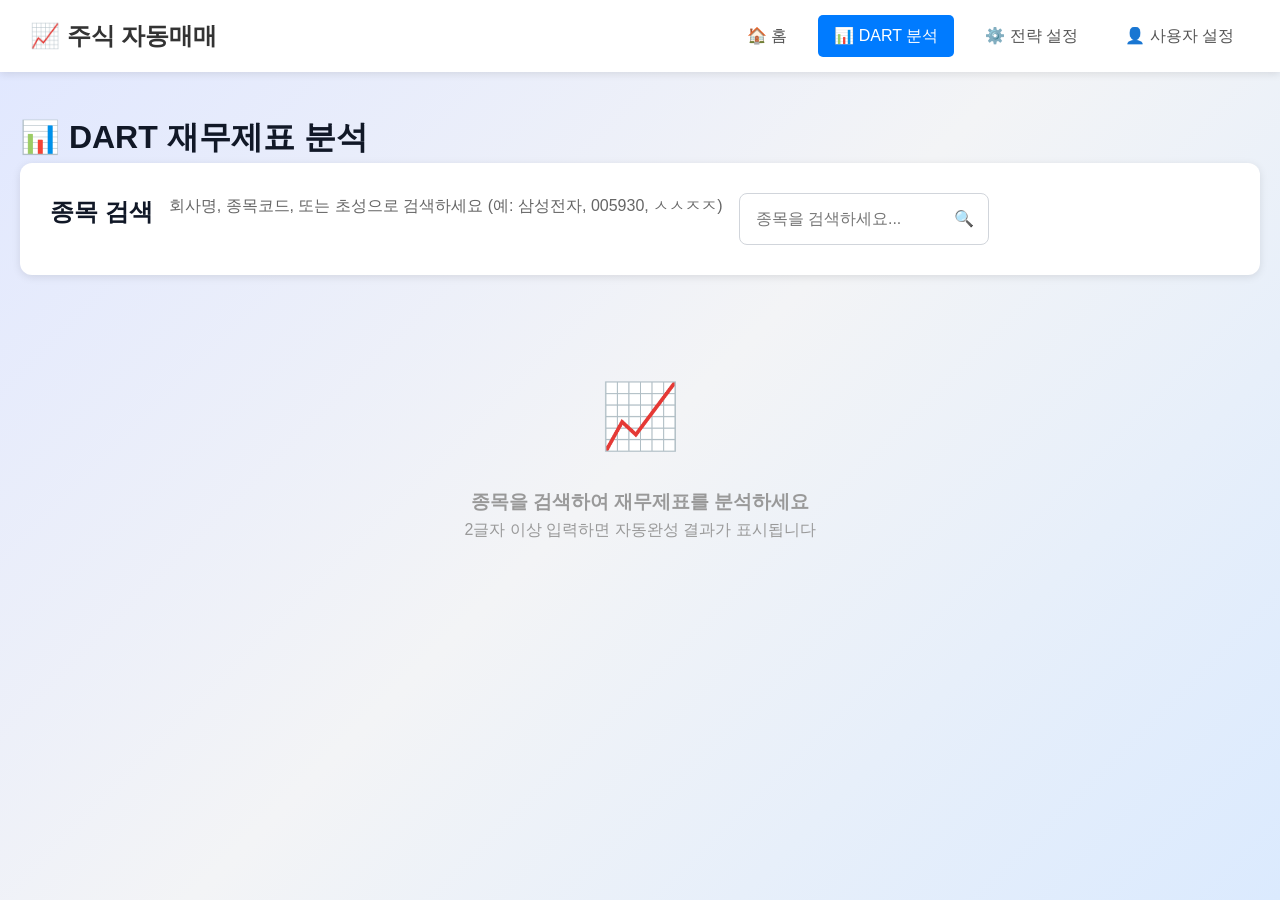
<file: frontend/dart_analysis.html>
<!DOCTYPE html>
<html lang="ko">
<head>
    <meta charset="UTF-8">
    <meta name="viewport" content="width=device-width, initial-scale=1.0">
    <title>DART 재무제표 분석 | 주식 자동매매 시스템</title>
    <link rel="stylesheet" href="styles.css">
    <style>
        /* DART 분석 전용 스타일 */
        .dart-container {
            max-width: 1400px;
            margin: 0 auto;
            padding: 20px;
        }

        .search-section {
            background: white;
            border-radius: 12px;
            padding: 30px;
            margin-bottom: 30px;
            box-shadow: 0 2px 8px rgba(0,0,0,0.1);
        }

        .search-input-wrapper {
            position: relative;
            max-width: 600px;
        }

        .search-input {
            width: 100%;
            padding: 15px 50px 15px 20px;
            font-size: 16px;
            border: 2px solid #e0e0e0;
            border-radius: 8px;
            transition: all 0.3s;
        }

        .search-input:focus {
            outline: none;
            border-color: #007bff;
            box-shadow: 0 0 0 3px rgba(0,123,255,0.1);
        }

        .search-icon {
            position: absolute;
            right: 15px;
            top: 50%;
            transform: translateY(-50%);
            color: #999;
        }

        .autocomplete-dropdown {
            position: absolute;
            top: 100%;
            left: 0;
            right: 0;
            background: white;
            border: 1px solid #e0e0e0;
            border-radius: 8px;
            margin-top: 5px;
            max-height: 400px;
            overflow-y: auto;
            box-shadow: 0 4px 12px rgba(0,0,0,0.15);
            z-index: 1000;
            display: none;
        }

        .autocomplete-dropdown.show {
            display: block;
        }

        .autocomplete-item {
            padding: 12px 20px;
            cursor: pointer;
            border-bottom: 1px solid #f5f5f5;
            transition: background 0.2s;
        }

        .autocomplete-item:hover {
            background: #f8f9fa;
        }

        .autocomplete-item:last-child {
            border-bottom: none;
        }

        .stock-code {
            color: #666;
            font-size: 14px;
            margin-left: 10px;
        }

        .market-badge {
            display: inline-block;
            padding: 2px 8px;
            border-radius: 4px;
            font-size: 12px;
            font-weight: bold;
            margin-left: 10px;
        }

        .market-kospi {
            background: #e3f2fd;
            color: #1976d2;
        }

        .market-kosdaq {
            background: #e8f5e9;
            color: #388e3c;
        }

        .company-header {
            background: linear-gradient(135deg, #667eea 0%, #764ba2 100%);
            color: white;
            padding: 30px;
            border-radius: 12px;
            margin-bottom: 30px;
        }

        .company-name {
            font-size: 32px;
            font-weight: bold;
            margin-bottom: 10px;
        }

        .company-info {
            display: flex;
            gap: 30px;
            flex-wrap: wrap;
        }

        .info-item {
            display: flex;
            flex-direction: column;
        }

        .info-label {
            font-size: 14px;
            opacity: 0.9;
        }

        .info-value {
            font-size: 20px;
            font-weight: bold;
            margin-top: 5px;
        }

        .tabs {
            display: flex;
            gap: 10px;
            margin-bottom: 30px;
            border-bottom: 2px solid #e0e0e0;
        }

        .tab {
            padding: 15px 30px;
            cursor: pointer;
            border: none;
            background: none;
            font-size: 16px;
            font-weight: 500;
            color: #666;
            position: relative;
            transition: color 0.3s;
        }

        .tab:hover {
            color: #007bff;
        }

        .tab.active {
            color: #007bff;
        }

        .tab.active::after {
            content: '';
            position: absolute;
            bottom: -2px;
            left: 0;
            right: 0;
            height: 2px;
            background: #007bff;
        }

        .tab-content {
            display: none;
        }

        .tab-content.active {
            display: block;
        }

        .metrics-grid {
            display: grid;
            grid-template-columns: repeat(auto-fit, minmax(250px, 1fr));
            gap: 20px;
            margin-bottom: 30px;
        }

        .metric-card {
            background: white;
            padding: 20px;
            border-radius: 12px;
            box-shadow: 0 2px 8px rgba(0,0,0,0.1);
        }

        .metric-label {
            font-size: 14px;
            color: #666;
            margin-bottom: 10px;
        }

        .metric-value {
            font-size: 28px;
            font-weight: bold;
            color: #333;
        }

        .metric-unit {
            font-size: 16px;
            color: #999;
            margin-left: 5px;
        }

        .metric-change {
            font-size: 14px;
            margin-top: 10px;
        }

        .metric-change.positive {
            color: #4caf50;
        }

        .metric-change.negative {
            color: #f44336;
        }

        .financial-table {
            width: 100%;
            background: white;
            border-radius: 12px;
            overflow: hidden;
            box-shadow: 0 2px 8px rgba(0,0,0,0.1);
        }

        .financial-table table {
            width: 100%;
            border-collapse: collapse;
        }

        .financial-table th {
            background: #f8f9fa;
            padding: 15px;
            text-align: left;
            font-weight: 600;
            border-bottom: 2px solid #e0e0e0;
        }

        .financial-table td {
            padding: 15px;
            border-bottom: 1px solid #f0f0f0;
        }

        .financial-table tr:hover {
            background: #f8f9fa;
        }

        .loading {
            text-align: center;
            padding: 60px;
        }

        .spinner {
            border: 4px solid #f3f3f3;
            border-top: 4px solid #007bff;
            border-radius: 50%;
            width: 50px;
            height: 50px;
            animation: spin 1s linear infinite;
            margin: 0 auto 20px;
        }

        @keyframes spin {
            0% { transform: rotate(0deg); }
            100% { transform: rotate(360deg); }
        }

        .error-message {
            background: #fff3cd;
            border: 1px solid #ffc107;
            border-radius: 8px;
            padding: 20px;
            margin: 20px 0;
        }

        .empty-state {
            text-align: center;
            padding: 60px 20px;
            color: #999;
        }

        .empty-state-icon {
            font-size: 64px;
            margin-bottom: 20px;
        }
    </style>
</head>
<body>
    <!-- Navigation Bar -->
    <nav style="background: white; padding: 15px 30px; margin-bottom: 20px; box-shadow: 0 2px 8px rgba(0,0,0,0.1);">
        <div style="display: flex; justify-content: space-between; align-items: center; max-width: 1400px; margin: 0 auto;">
            <h2 style="margin: 0; color: #333;">📈 주식 자동매매</h2>
            <div style="display: flex; gap: 15px; align-items: center;">
                <a href="index.html" style="text-decoration: none; color: #555; padding: 8px 16px; border-radius: 5px; transition: background 0.3s;">🏠 홈</a>
                <a href="dart_analysis.html" style="text-decoration: none; color: white; background: #007bff; padding: 8px 16px; border-radius: 5px;">📊 DART 분석</a>
                <a href="strategy-config.html" style="text-decoration: none; color: #555; padding: 8px 16px; border-radius: 5px; transition: background 0.3s;">⚙️ 전략 설정</a>
                <a href="user_settings.html" style="text-decoration: none; color: #555; padding: 8px 16px; border-radius: 5px; transition: background 0.3s;">👤 사용자 설정</a>
            </div>
        </div>
    </nav>

    <div class="dart-container">
        <h1>📊 DART 재무제표 분석</h1>

        <!-- 종목 검색 섹션 -->
        <div class="search-section">
            <h2>종목 검색</h2>
            <p style="color: #666; margin-bottom: 20px;">
                회사명, 종목코드, 또는 초성으로 검색하세요 (예: 삼성전자, 005930, ㅅㅅㅈㅈ)
            </p>

            <div class="search-input-wrapper">
                <input
                    type="text"
                    id="stockSearch"
                    class="search-input"
                    placeholder="종목을 검색하세요..."
                    autocomplete="off"
                >
                <span class="search-icon">🔍</span>

                <div id="autocompleteDropdown" class="autocomplete-dropdown"></div>
            </div>
        </div>

        <!-- 선택된 종목 정보 -->
        <div id="companySection" style="display: none;">
            <!-- 회사 헤더 -->
            <div class="company-header">
                <div class="company-name" id="companyName"></div>
                <div class="company-info">
                    <div class="info-item">
                        <span class="info-label">종목코드</span>
                        <span class="info-value" id="stockCode"></span>
                    </div>
                    <div class="info-item">
                        <span class="info-label">시장구분</span>
                        <span class="info-value" id="marketType"></span>
                    </div>
                    <div class="info-item">
                        <span class="info-label">최근 업데이트</span>
                        <span class="info-value" id="lastUpdate"></span>
                    </div>
                </div>
            </div>

            <!-- 탭 네비게이션 -->
            <div class="tabs">
                <button class="tab active" onclick="showTab('overview')">개요</button>
                <button class="tab" onclick="showTab('balance')">재무상태표</button>
                <button class="tab" onclick="showTab('income')">손익계산서</button>
                <button class="tab" onclick="showTab('cashflow')">현금흐름표</button>
                <button class="tab" onclick="showTab('ratios')">재무비율</button>
            </div>

            <!-- 개요 탭 -->
            <div id="overviewTab" class="tab-content active">
                <h3>주요 재무 지표</h3>
                <div class="metrics-grid" id="metricsGrid"></div>
            </div>

            <!-- 재무상태표 탭 -->
            <div id="balanceTab" class="tab-content">
                <h3>재무상태표</h3>
                <div class="financial-table" id="balanceTable"></div>
            </div>

            <!-- 손익계산서 탭 -->
            <div id="incomeTab" class="tab-content">
                <h3>손익계산서</h3>
                <div class="financial-table" id="incomeTable"></div>
            </div>

            <!-- 현금흐름표 탭 -->
            <div id="cashflowTab" class="tab-content">
                <h3>현금흐름표</h3>
                <div class="financial-table" id="cashflowTable"></div>
            </div>

            <!-- 재무비율 탭 -->
            <div id="ratiosTab" class="tab-content">
                <h3>재무비율 분석</h3>
                <div class="metrics-grid" id="ratiosGrid"></div>
            </div>
        </div>

        <!-- 로딩 상태 -->
        <div id="loadingSection" class="loading" style="display: none;">
            <div class="spinner"></div>
            <p>데이터를 불러오는 중...</p>
        </div>

        <!-- 에러 메시지 -->
        <div id="errorSection" style="display: none;"></div>

        <!-- 빈 상태 -->
        <div id="emptyState" class="empty-state">
            <div class="empty-state-icon">📈</div>
            <h3>종목을 검색하여 재무제표를 분석하세요</h3>
            <p>2글자 이상 입력하면 자동완성 결과가 표시됩니다</p>
        </div>
    </div>

    <script src="dart_analysis.js"></script>
</body>
</html>
</file>
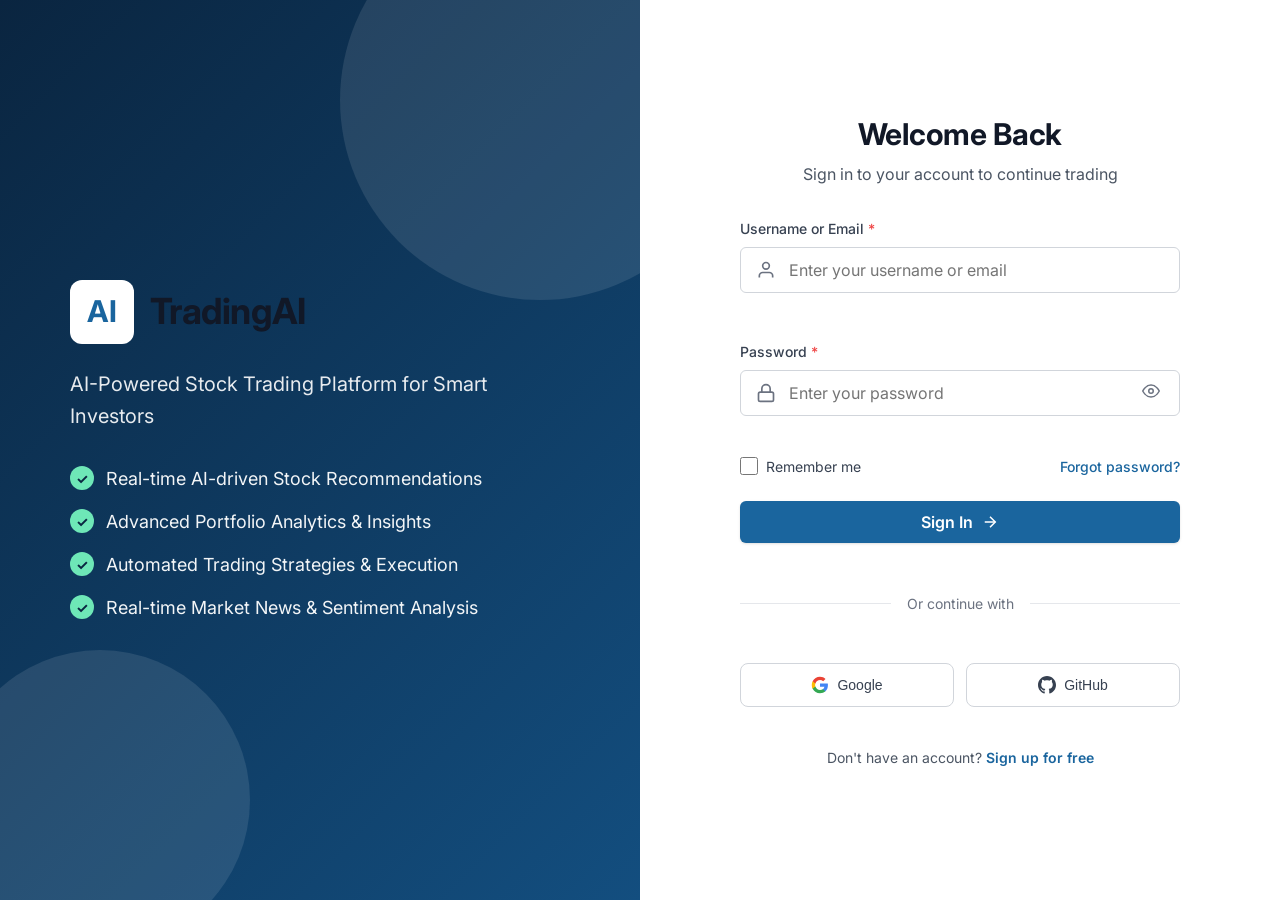
<file: docs/design/login-redesign.html>
<!DOCTYPE html>
<html lang="en">
<head>
  <meta charset="UTF-8">
  <meta name="viewport" content="width=device-width, initial-scale=1.0">
  <title>Login - AI Trading Platform</title>

  <!-- Design System -->
  <link rel="stylesheet" href="design-tokens.css">
  <link rel="stylesheet" href="components.css">

  <!-- Google Fonts -->
  <link rel="preconnect" href="https://fonts.googleapis.com">
  <link rel="preconnect" href="https://fonts.gstatic.com" crossorigin>
  <link href="https://fonts.googleapis.com/css2?family=Inter:wght@300;400;500;600;700;800&display=swap" rel="stylesheet">

  <style>
    body {
      margin: 0;
      min-height: 100vh;
      background: var(--neutral-50);
    }

    .login-container {
      display: grid;
      grid-template-columns: 1fr;
      min-height: 100vh;
    }

    @media (min-width: 1024px) {
      .login-container {
        grid-template-columns: 1fr 1fr;
      }
    }

    /* Left Side - Branding */
    .login-brand {
      background: linear-gradient(135deg, var(--primary-900) 0%, var(--primary-700) 100%);
      color: var(--white);
      padding: var(--space-12);
      display: none;
      align-items: center;
      justify-content: center;
      position: relative;
      overflow: hidden;
    }

    @media (min-width: 1024px) {
      .login-brand {
        display: flex;
      }
    }

    .brand-content {
      max-width: 500px;
      z-index: 1;
    }

    .logo-large {
      display: flex;
      align-items: center;
      gap: var(--space-4);
      margin-bottom: var(--space-6);
    }

    .logo-icon {
      width: 64px;
      height: 64px;
      background: var(--white);
      border-radius: var(--radius-xl);
      display: flex;
      align-items: center;
      justify-content: center;
      font-size: var(--text-3xl);
      font-weight: var(--font-bold);
      color: var(--primary-600);
    }

    .brand-name {
      font-size: var(--text-4xl);
      font-weight: var(--font-bold);
      margin: 0;
    }

    .brand-tagline {
      font-size: var(--text-xl);
      color: rgba(255, 255, 255, 0.9);
      margin-bottom: var(--space-8);
      line-height: var(--leading-relaxed);
    }

    .feature-list {
      display: flex;
      flex-direction: column;
      gap: var(--space-4);
    }

    .feature-item {
      display: flex;
      align-items: center;
      gap: var(--space-3);
      font-size: var(--text-lg);
      color: rgba(255, 255, 255, 0.95);
    }

    .feature-icon {
      width: 24px;
      height: 24px;
      background: var(--success-light);
      border-radius: 50%;
      display: flex;
      align-items: center;
      justify-content: center;
      color: var(--primary-900);
      font-weight: var(--font-bold);
      font-size: var(--text-sm);
    }

    /* Decorative Elements */
    .brand-decoration {
      position: absolute;
      top: 0;
      left: 0;
      width: 100%;
      height: 100%;
      opacity: 0.1;
      pointer-events: none;
    }

    .decoration-circle {
      position: absolute;
      border-radius: 50%;
      background: var(--white);
    }

    .circle-1 {
      width: 400px;
      height: 400px;
      top: -100px;
      right: -100px;
    }

    .circle-2 {
      width: 300px;
      height: 300px;
      bottom: -50px;
      left: -50px;
    }

    /* Right Side - Form */
    .login-form-container {
      display: flex;
      align-items: center;
      justify-content: center;
      padding: var(--space-8);
      background: var(--white);
    }

    .login-form-wrapper {
      width: 100%;
      max-width: 440px;
    }

    .form-header {
      text-align: center;
      margin-bottom: var(--space-8);
    }

    .form-title {
      font-size: var(--text-3xl);
      font-weight: var(--font-bold);
      color: var(--neutral-900);
      margin-bottom: var(--space-2);
    }

    .form-subtitle {
      font-size: var(--text-base);
      color: var(--neutral-600);
    }

    .login-form {
      display: flex;
      flex-direction: column;
      gap: var(--space-6);
    }

    .form-options {
      display: flex;
      align-items: center;
      justify-content: space-between;
      margin-top: calc(var(--space-2) * -1);
    }

    .link-forgot {
      font-size: var(--text-sm);
      color: var(--primary-600);
      text-decoration: none;
      font-weight: var(--font-medium);
      transition: color var(--transition-base);
    }

    .link-forgot:hover {
      color: var(--primary-700);
      text-decoration: underline;
    }

    .divider {
      position: relative;
      text-align: center;
      margin: var(--space-6) 0;
    }

    .divider::before {
      content: '';
      position: absolute;
      top: 50%;
      left: 0;
      right: 0;
      height: 1px;
      background: var(--neutral-200);
    }

    .divider-text {
      position: relative;
      display: inline-block;
      padding: 0 var(--space-4);
      background: var(--white);
      color: var(--neutral-500);
      font-size: var(--text-sm);
    }

    .social-login {
      display: grid;
      grid-template-columns: 1fr 1fr;
      gap: var(--space-3);
    }

    .btn-social {
      display: flex;
      align-items: center;
      justify-content: center;
      gap: var(--space-2);
      padding: var(--space-3) var(--space-4);
      background: var(--white);
      color: var(--neutral-700);
      border: 1px solid var(--neutral-300);
      border-radius: var(--radius-lg);
      font-size: var(--text-sm);
      font-weight: var(--font-medium);
      cursor: pointer;
      transition: all var(--transition-base);
    }

    .btn-social:hover {
      background: var(--neutral-50);
      border-color: var(--neutral-400);
    }

    .social-icon {
      width: 18px;
      height: 18px;
    }

    .form-footer {
      text-align: center;
      font-size: var(--text-sm);
      color: var(--neutral-600);
      margin-top: var(--space-4);
    }

    .link-register {
      color: var(--primary-600);
      font-weight: var(--font-semibold);
      text-decoration: none;
    }

    .link-register:hover {
      text-decoration: underline;
    }

    /* Mobile Logo */
    .mobile-logo {
      display: flex;
      justify-content: center;
      margin-bottom: var(--space-8);
    }

    @media (min-width: 1024px) {
      .mobile-logo {
        display: none;
      }
    }

    .mobile-logo-icon {
      width: 48px;
      height: 48px;
      background: var(--primary-600);
      border-radius: var(--radius-lg);
      display: flex;
      align-items: center;
      justify-content: center;
      font-size: var(--text-2xl);
      font-weight: var(--font-bold);
      color: var(--white);
    }
  </style>
</head>
<body>

  <div class="login-container">

    <!-- Left Side - Branding & Features -->
    <div class="login-brand">
      <div class="brand-content">
        <div class="logo-large">
          <div class="logo-icon">AI</div>
          <h1 class="brand-name">TradingAI</h1>
        </div>

        <p class="brand-tagline">
          AI-Powered Stock Trading Platform for Smart Investors
        </p>

        <div class="feature-list">
          <div class="feature-item">
            <div class="feature-icon">✓</div>
            <span>Real-time AI-driven Stock Recommendations</span>
          </div>
          <div class="feature-item">
            <div class="feature-icon">✓</div>
            <span>Advanced Portfolio Analytics & Insights</span>
          </div>
          <div class="feature-item">
            <div class="feature-icon">✓</div>
            <span>Automated Trading Strategies & Execution</span>
          </div>
          <div class="feature-item">
            <div class="feature-icon">✓</div>
            <span>Real-time Market News & Sentiment Analysis</span>
          </div>
        </div>

        <!-- Decorative Elements -->
        <div class="brand-decoration">
          <div class="decoration-circle circle-1"></div>
          <div class="decoration-circle circle-2"></div>
        </div>
      </div>
    </div>

    <!-- Right Side - Login Form -->
    <div class="login-form-container">
      <div class="login-form-wrapper">

        <!-- Mobile Logo -->
        <div class="mobile-logo">
          <div class="mobile-logo-icon">AI</div>
        </div>

        <div class="form-header">
          <h2 class="form-title">Welcome Back</h2>
          <p class="form-subtitle">Sign in to your account to continue trading</p>
        </div>

        <form class="login-form" id="loginForm" onsubmit="handleLogin(event)">

          <div class="form-group">
            <label for="username" class="form-label required">
              Username or Email
            </label>
            <div class="input-wrapper">
              <svg class="input-icon" xmlns="http://www.w3.org/2000/svg" width="20" height="20" viewBox="0 0 24 24" fill="none" stroke="currentColor" stroke-width="2">
                <path d="M20 21v-2a4 4 0 0 0-4-4H8a4 4 0 0 0-4 4v2"></path>
                <circle cx="12" cy="7" r="4"></circle>
              </svg>
              <input
                type="text"
                id="username"
                name="username"
                class="input"
                placeholder="Enter your username or email"
                required
                autocomplete="username"
                aria-describedby="username-hint"
              />
            </div>
            <span id="username-hint" class="sr-only">
              Enter your username or email address
            </span>
          </div>

          <div class="form-group">
            <label for="password" class="form-label required">
              Password
            </label>
            <div class="input-wrapper">
              <svg class="input-icon" xmlns="http://www.w3.org/2000/svg" width="20" height="20" viewBox="0 0 24 24" fill="none" stroke="currentColor" stroke-width="2">
                <rect x="3" y="11" width="18" height="11" rx="2" ry="2"></rect>
                <path d="M7 11V7a5 5 0 0 1 10 0v4"></path>
              </svg>
              <input
                type="password"
                id="password"
                name="password"
                class="input"
                placeholder="Enter your password"
                required
                autocomplete="current-password"
                aria-describedby="password-hint"
              />
              <button
                type="button"
                class="input-action"
                aria-label="Toggle password visibility"
                onclick="togglePassword()"
              >
                <svg xmlns="http://www.w3.org/2000/svg" width="18" height="18" viewBox="0 0 24 24" fill="none" stroke="currentColor" stroke-width="2">
                  <path d="M1 12s4-8 11-8 11 8 11 8-4 8-11 8-11-8-11-8z"></path>
                  <circle cx="12" cy="12" r="3"></circle>
                </svg>
              </button>
            </div>
            <span id="password-hint" class="sr-only">
              Enter your password
            </span>
          </div>

          <div class="form-options">
            <label class="checkbox-label">
              <input type="checkbox" name="remember" class="checkbox">
              <span class="checkbox-text">Remember me</span>
            </label>
            <a href="/forgot-password" class="link-forgot">
              Forgot password?
            </a>
          </div>

          <button type="submit" class="btn btn-primary btn-block">
            <span>Sign In</span>
            <svg xmlns="http://www.w3.org/2000/svg" width="18" height="18" viewBox="0 0 24 24" fill="none" stroke="currentColor" stroke-width="2">
              <line x1="5" y1="12" x2="19" y2="12"></line>
              <polyline points="12 5 19 12 12 19"></polyline>
            </svg>
          </button>

          <div class="divider">
            <span class="divider-text">Or continue with</span>
          </div>

          <div class="social-login">
            <button type="button" class="btn-social" aria-label="Sign in with Google">
              <svg class="social-icon" viewBox="0 0 24 24" fill="currentColor">
                <path d="M22.56 12.25c0-.78-.07-1.53-.2-2.25H12v4.26h5.92c-.26 1.37-1.04 2.53-2.21 3.31v2.77h3.57c2.08-1.92 3.28-4.74 3.28-8.09z" fill="#4285F4"/>
                <path d="M12 23c2.97 0 5.46-.98 7.28-2.66l-3.57-2.77c-.98.66-2.23 1.06-3.71 1.06-2.86 0-5.29-1.93-6.16-4.53H2.18v2.84C3.99 20.53 7.7 23 12 23z" fill="#34A853"/>
                <path d="M5.84 14.09c-.22-.66-.35-1.36-.35-2.09s.13-1.43.35-2.09V7.07H2.18C1.43 8.55 1 10.22 1 12s.43 3.45 1.18 4.93l2.85-2.22.81-.62z" fill="#FBBC05"/>
                <path d="M12 5.38c1.62 0 3.06.56 4.21 1.64l3.15-3.15C17.45 2.09 14.97 1 12 1 7.7 1 3.99 3.47 2.18 7.07l3.66 2.84c.87-2.6 3.3-4.53 6.16-4.53z" fill="#EA4335"/>
              </svg>
              Google
            </button>
            <button type="button" class="btn-social" aria-label="Sign in with GitHub">
              <svg class="social-icon" viewBox="0 0 24 24" fill="currentColor">
                <path d="M12 0c-6.626 0-12 5.373-12 12 0 5.302 3.438 9.8 8.207 11.387.599.111.793-.261.793-.577v-2.234c-3.338.726-4.033-1.416-4.033-1.416-.546-1.387-1.333-1.756-1.333-1.756-1.089-.745.083-.729.083-.729 1.205.084 1.839 1.237 1.839 1.237 1.07 1.834 2.807 1.304 3.492.997.107-.775.418-1.305.762-1.604-2.665-.305-5.467-1.334-5.467-5.931 0-1.311.469-2.381 1.236-3.221-.124-.303-.535-1.524.117-3.176 0 0 1.008-.322 3.301 1.23.957-.266 1.983-.399 3.003-.404 1.02.005 2.047.138 3.006.404 2.291-1.552 3.297-1.23 3.297-1.23.653 1.653.242 2.874.118 3.176.77.84 1.235 1.911 1.235 3.221 0 4.609-2.807 5.624-5.479 5.921.43.372.823 1.102.823 2.222v3.293c0 .319.192.694.801.576 4.765-1.589 8.199-6.086 8.199-11.386 0-6.627-5.373-12-12-12z"/>
              </svg>
              GitHub
            </button>
          </div>

          <p class="form-footer">
            Don't have an account?
            <a href="/register" class="link-register">Sign up for free</a>
          </p>

        </form>
      </div>
    </div>

  </div>

  <script>
    function togglePassword() {
      const passwordInput = document.getElementById('password');
      const type = passwordInput.getAttribute('type') === 'password' ? 'text' : 'password';
      passwordInput.setAttribute('type', type);
    }

    function handleLogin(event) {
      event.preventDefault();

      const username = document.getElementById('username').value;
      const password = document.getElementById('password').value;

      // Add your login logic here
      console.log('Login attempt:', { username, password });

      // Redirect to dashboard or show error
      // window.location.href = '/dashboard';
    }
  </script>

</body>
</html>
</file>
<file: frontend/styles.css>
/* ================================================
   MODERN FINANCIAL UI/UX DESIGN SYSTEM
   - Professional color palette for financial apps
   - Smooth animations and transitions
   - Glass-morphism and depth effects
   - Mobile-first responsive design
   ================================================ */

/* ===== CSS CUSTOM PROPERTIES (DESIGN TOKENS) ===== */
:root {
    /* Primary Colors - Professional Financial Palette */
    --primary-gradient: linear-gradient(135deg, #1e3c72 0%, #2a5298 100%);
    --primary-dark: #1e3c72;
    --primary-main: #2a5298;
    --primary-light: #3d5ba9;

    /* Accent Colors */
    --accent-blue: #4285f4;
    --accent-purple: #667eea;
    --accent-teal: #14b8a6;

    /* Success/Profit Colors */
    --success-dark: #059669;
    --success-main: #10b981;
    --success-light: #d1fae5;
    --success-bg: #f0fdf4;

    /* Danger/Loss Colors */
    --danger-dark: #dc2626;
    --danger-main: #ef4444;
    --danger-light: #fee2e2;
    --danger-bg: #fef2f2;

    /* Warning Colors */
    --warning-dark: #d97706;
    --warning-main: #f59e0b;
    --warning-light: #fef3c7;
    --warning-bg: #fffbeb;

    /* Info Colors */
    --info-dark: #0284c7;
    --info-main: #0ea5e9;
    --info-light: #e0f2fe;
    --info-bg: #f0f9ff;

    /* Neutral Colors */
    --white: #ffffff;
    --gray-50: #f9fafb;
    --gray-100: #f3f4f6;
    --gray-200: #e5e7eb;
    --gray-300: #d1d5db;
    --gray-400: #9ca3af;
    --gray-500: #6b7280;
    --gray-600: #4b5563;
    --gray-700: #374151;
    --gray-800: #1f2937;
    --gray-900: #111827;

    /* Spacing Scale */
    --spacing-xs: 0.25rem;
    --spacing-sm: 0.5rem;
    --spacing-md: 1rem;
    --spacing-lg: 1.5rem;
    --spacing-xl: 2rem;
    --spacing-2xl: 3rem;
    --spacing-3xl: 4rem;

    /* Typography Scale */
    --font-xs: 0.75rem;
    --font-sm: 0.875rem;
    --font-base: 1rem;
    --font-lg: 1.125rem;
    --font-xl: 1.25rem;
    --font-2xl: 1.5rem;
    --font-3xl: 1.875rem;
    --font-4xl: 2.25rem;

    /* Font Weights */
    --font-normal: 400;
    --font-medium: 500;
    --font-semibold: 600;
    --font-bold: 700;

    /* Border Radius */
    --radius-sm: 0.375rem;
    --radius-md: 0.5rem;
    --radius-lg: 0.75rem;
    --radius-xl: 1rem;
    --radius-2xl: 1.5rem;
    --radius-full: 9999px;

    /* Shadows */
    --shadow-sm: 0 1px 2px 0 rgba(0, 0, 0, 0.05);
    --shadow-md: 0 4px 6px -1px rgba(0, 0, 0, 0.1), 0 2px 4px -1px rgba(0, 0, 0, 0.06);
    --shadow-lg: 0 10px 15px -3px rgba(0, 0, 0, 0.1), 0 4px 6px -2px rgba(0, 0, 0, 0.05);
    --shadow-xl: 0 20px 25px -5px rgba(0, 0, 0, 0.1), 0 10px 10px -5px rgba(0, 0, 0, 0.04);
    --shadow-2xl: 0 25px 50px -12px rgba(0, 0, 0, 0.25);

    /* Transitions */
    --transition-fast: 150ms cubic-bezier(0.4, 0, 0.2, 1);
    --transition-base: 300ms cubic-bezier(0.4, 0, 0.2, 1);
    --transition-slow: 500ms cubic-bezier(0.4, 0, 0.2, 1);

    /* Z-index Scale */
    --z-dropdown: 1000;
    --z-sticky: 1020;
    --z-fixed: 1030;
    --z-modal-backdrop: 1040;
    --z-modal: 1050;
    --z-popover: 1060;
    --z-tooltip: 1070;
}

/* ===== BASE STYLES ===== */
* {
    margin: 0;
    padding: 0;
    box-sizing: border-box;
}

body {
    font-family: -apple-system, BlinkMacSystemFont, 'Segoe UI', 'Roboto', 'Oxygen', 'Ubuntu', 'Cantarell', 'Fira Sans', 'Droid Sans', 'Helvetica Neue', sans-serif;
    -webkit-font-smoothing: antialiased;
    -moz-osx-font-smoothing: grayscale;
    background: linear-gradient(135deg, #e0e7ff 0%, #f3f4f6 50%, #dbeafe 100%);
    min-height: 100vh;
    color: var(--gray-900);
    line-height: 1.6;
    overflow-x: hidden;
}

/* ===== PAGE TRANSITIONS ===== */
.page {
    display: none;
    animation: fadeIn var(--transition-base);
}

.page.active {
    display: block;
}

@keyframes fadeIn {
    from {
        opacity: 0;
        transform: translateY(10px);
    }
    to {
        opacity: 1;
        transform: translateY(0);
    }
}

/* ===== LOGIN PAGE - MODERN & WELCOMING ===== */
.login-container {
    max-width: 440px;
    margin: 8vh auto;
    padding: var(--spacing-3xl);
    background: var(--white);
    border-radius: var(--radius-2xl);
    box-shadow: var(--shadow-2xl);
    position: relative;
    overflow: hidden;
}

.login-container::before {
    content: '';
    position: absolute;
    top: 0;
    left: 0;
    right: 0;
    height: 6px;
    background: var(--primary-gradient);
}

.login-container h1 {
    text-align: center;
    margin-bottom: var(--spacing-xl);
    background: var(--primary-gradient);
    -webkit-background-clip: text;
    -webkit-text-fill-color: transparent;
    background-clip: text;
    font-size: var(--font-3xl);
    font-weight: var(--font-bold);
    letter-spacing: -0.025em;
}

.login-form {
    display: flex;
    flex-direction: column;
    gap: var(--spacing-lg);
}

.login-form input {
    width: 100%;
    padding: var(--spacing-md) var(--spacing-lg);
    border: 2px solid var(--gray-200);
    border-radius: var(--radius-lg);
    font-size: var(--font-base);
    transition: all var(--transition-base);
    background: var(--gray-50);
}

.login-form input:focus {
    outline: none;
    border-color: var(--accent-blue);
    background: var(--white);
    box-shadow: 0 0 0 4px rgba(66, 133, 244, 0.1);
    transform: translateY(-1px);
}

.login-form input::placeholder {
    color: var(--gray-400);
}

.login-form button {
    width: 100%;
    padding: var(--spacing-md) var(--spacing-lg);
    background: var(--primary-gradient);
    color: var(--white);
    border: none;
    border-radius: var(--radius-lg);
    font-size: var(--font-base);
    font-weight: var(--font-semibold);
    cursor: pointer;
    transition: all var(--transition-base);
    box-shadow: var(--shadow-md);
}

.login-form button:hover {
    transform: translateY(-2px);
    box-shadow: var(--shadow-lg);
}

.login-form button:active {
    transform: translateY(0);
}

.error-message {
    color: var(--danger-main);
    text-align: center;
    margin-top: var(--spacing-sm);
    font-size: var(--font-sm);
    font-weight: var(--font-medium);
    padding: var(--spacing-sm);
    background: var(--danger-bg);
    border-radius: var(--radius-md);
    border-left: 3px solid var(--danger-main);
}

/* ===== NAVIGATION BAR - SLEEK & PROFESSIONAL ===== */
.navbar {
    background: var(--white);
    padding: var(--spacing-lg) var(--spacing-2xl);
    box-shadow: var(--shadow-md);
    display: flex;
    justify-content: space-between;
    align-items: center;
    position: sticky;
    top: 0;
    z-index: var(--z-sticky);
    backdrop-filter: blur(10px);
    background: rgba(255, 255, 255, 0.95);
}

.navbar h1 {
    background: var(--primary-gradient);
    -webkit-background-clip: text;
    -webkit-text-fill-color: transparent;
    background-clip: text;
    font-size: var(--font-2xl);
    font-weight: var(--font-bold);
    letter-spacing: -0.025em;
}

.nav-buttons {
    display: flex;
    gap: var(--spacing-sm);
    align-items: center;
    flex-wrap: wrap;
}

.nav-buttons button {
    padding: var(--spacing-sm) var(--spacing-lg);
    background: var(--gray-50);
    color: var(--gray-700);
    border: 2px solid transparent;
    border-radius: var(--radius-lg);
    cursor: pointer;
    transition: all var(--transition-base);
    font-size: var(--font-sm);
    font-weight: var(--font-medium);
    white-space: nowrap;
}

.nav-buttons button:hover {
    background: var(--primary-gradient);
    color: var(--white);
    transform: translateY(-2px);
    box-shadow: var(--shadow-md);
}

.nav-buttons button:last-child {
    background: var(--danger-light);
    color: var(--danger-dark);
}

.nav-buttons button:last-child:hover {
    background: var(--danger-main);
    color: var(--white);
}

/* ===== TAB SYSTEM ===== */
.tab {
    display: none;
}

.tab.active {
    display: block;
    animation: fadeIn var(--transition-base);
}

/* ===== CONTAINER - CLEAN & SPACIOUS ===== */
.container {
    max-width: 1400px;
    margin: var(--spacing-2xl) auto;
    padding: var(--spacing-2xl);
    background: var(--white);
    border-radius: var(--radius-2xl);
    box-shadow: var(--shadow-xl);
}

.container h2 {
    color: var(--gray-900);
    margin-bottom: var(--spacing-xl);
    padding-bottom: var(--spacing-md);
    border-bottom: 3px solid var(--primary-main);
    font-size: var(--font-2xl);
    font-weight: var(--font-bold);
    letter-spacing: -0.025em;
    display: flex;
    align-items: center;
    gap: var(--spacing-sm);
}

/* ===== ACCOUNT SUMMARY - GLASS-MORPHISM CARDS ===== */
.account-summary {
    display: grid;
    grid-template-columns: repeat(auto-fit, minmax(280px, 1fr));
    gap: var(--spacing-xl);
    margin-bottom: var(--spacing-3xl);
}

.summary-card {
    background: linear-gradient(135deg, rgba(30, 60, 114, 0.9), rgba(42, 82, 152, 0.95));
    color: var(--white);
    padding: var(--spacing-2xl);
    border-radius: var(--radius-xl);
    box-shadow: var(--shadow-lg);
    position: relative;
    overflow: hidden;
    transition: all var(--transition-base);
    backdrop-filter: blur(10px);
}

.summary-card::before {
    content: '';
    position: absolute;
    top: -50%;
    right: -50%;
    width: 200%;
    height: 200%;
    background: radial-gradient(circle, rgba(255, 255, 255, 0.1) 0%, transparent 70%);
    animation: shimmer 8s infinite linear;
}

@keyframes shimmer {
    0% { transform: rotate(0deg); }
    100% { transform: rotate(360deg); }
}

.summary-card:hover {
    transform: translateY(-5px);
    box-shadow: var(--shadow-2xl);
}

.summary-card h3 {
    font-size: var(--font-sm);
    margin-bottom: var(--spacing-md);
    opacity: 0.9;
    font-weight: var(--font-medium);
    text-transform: uppercase;
    letter-spacing: 0.05em;
}

.summary-card p {
    font-size: var(--font-3xl);
    font-weight: var(--font-bold);
    position: relative;
    z-index: 1;
}

/* ===== POSITIONS LIST - MODERN CARD DESIGN ===== */
.positions-list {
    margin-top: var(--spacing-xl);
    display: flex;
    flex-direction: column;
    gap: var(--spacing-lg);
}

.position-item {
    background: var(--white);
    padding: var(--spacing-xl);
    border-radius: var(--radius-xl);
    border-left: 5px solid var(--accent-blue);
    box-shadow: var(--shadow-md);
    transition: all var(--transition-base);
}

.position-item:hover {
    transform: translateX(5px);
    box-shadow: var(--shadow-lg);
}

.position-item.profit {
    border-left-color: var(--success-main);
    background: linear-gradient(to right, var(--success-bg) 0%, var(--white) 5%);
}

.position-item.loss {
    border-left-color: var(--danger-main);
    background: linear-gradient(to right, var(--danger-bg) 0%, var(--white) 5%);
}

.position-header {
    display: flex;
    justify-content: space-between;
    align-items: center;
    margin-bottom: var(--spacing-md);
    padding-bottom: var(--spacing-md);
    border-bottom: 1px solid var(--gray-200);
}

.position-name {
    font-size: var(--font-lg);
    font-weight: var(--font-bold);
    color: var(--gray-900);
}

.position-profit {
    font-size: var(--font-lg);
    font-weight: var(--font-bold);
    padding: var(--spacing-xs) var(--spacing-md);
    border-radius: var(--radius-full);
}

.position-profit.positive {
    color: var(--success-dark);
    background: var(--success-light);
}

.position-profit.negative {
    color: var(--danger-dark);
    background: var(--danger-light);
}

.position-details {
    display: grid;
    grid-template-columns: repeat(auto-fit, minmax(150px, 1fr));
    gap: var(--spacing-md);
    font-size: var(--font-sm);
    color: var(--gray-600);
}

.position-details > div {
    padding: var(--spacing-sm);
    background: var(--gray-50);
    border-radius: var(--radius-md);
    font-weight: var(--font-medium);
}

/* ===== TRADING FORM - CLEAN & INTUITIVE ===== */
.trading-form {
    margin-bottom: var(--spacing-3xl);
    padding: var(--spacing-xl);
    background: var(--gray-50);
    border-radius: var(--radius-xl);
    border: 2px solid var(--gray-200);
}

.trading-form h3 {
    color: var(--primary-dark);
    margin-bottom: var(--spacing-lg);
    font-size: var(--font-xl);
    font-weight: var(--font-bold);
}

.trading-form input,
.trading-form select {
    width: 100%;
    padding: var(--spacing-md) var(--spacing-lg);
    margin-bottom: var(--spacing-md);
    border: 2px solid var(--gray-200);
    border-radius: var(--radius-lg);
    font-size: var(--font-base);
    transition: all var(--transition-base);
    background: var(--white);
}

.trading-form input:focus,
.trading-form select:focus {
    outline: none;
    border-color: var(--accent-blue);
    box-shadow: 0 0 0 4px rgba(66, 133, 244, 0.1);
}

.trading-form button {
    padding: var(--spacing-md) var(--spacing-2xl);
    background: var(--primary-gradient);
    color: var(--white);
    border: none;
    border-radius: var(--radius-lg);
    font-size: var(--font-base);
    font-weight: var(--font-semibold);
    cursor: pointer;
    transition: all var(--transition-base);
    box-shadow: var(--shadow-md);
}

.trading-form button:hover {
    transform: translateY(-2px);
    box-shadow: var(--shadow-lg);
}

.refresh-btn {
    padding: var(--spacing-sm) var(--spacing-lg);
    background: var(--accent-teal);
    color: var(--white);
    border: none;
    border-radius: var(--radius-lg);
    cursor: pointer;
    margin-bottom: var(--spacing-xl);
    font-weight: var(--font-semibold);
    transition: all var(--transition-base);
    box-shadow: var(--shadow-sm);
}

.refresh-btn:hover {
    background: #0d9488;
    transform: translateY(-2px);
    box-shadow: var(--shadow-md);
}

/* ===== ANALYSIS RESULT - INFORMATIVE DISPLAY ===== */
.analysis-result {
    background: linear-gradient(135deg, var(--gray-50) 0%, var(--white) 100%);
    padding: var(--spacing-xl);
    margin: var(--spacing-xl) 0;
    border-radius: var(--radius-xl);
    white-space: pre-wrap;
    border: 2px solid var(--gray-200);
    box-shadow: var(--shadow-sm);
}

.analysis-result h4 {
    color: var(--primary-dark);
    margin-bottom: var(--spacing-md);
    font-size: var(--font-lg);
}

.execute-section {
    background: linear-gradient(135deg, var(--warning-light) 0%, var(--warning-bg) 100%);
    padding: var(--spacing-xl);
    border-radius: var(--radius-xl);
    margin-top: var(--spacing-xl);
    border: 2px solid var(--warning-main);
}

.execute-section h4 {
    color: var(--warning-dark);
    margin-bottom: var(--spacing-md);
}

.execute-btn {
    background: var(--success-main) !important;
}

.execute-btn:hover {
    background: var(--success-dark) !important;
}

.execute-btn.sell-btn {
    background: var(--danger-main) !important;
}

.execute-btn.sell-btn:hover {
    background: var(--danger-dark) !important;
}

/* ===== RECOMMENDATION CARDS - TRUSTWORTHY & ENGAGING ===== */
.recommendations-container {
    margin-top: var(--spacing-xl);
}

.recommendation-card {
    background: var(--white);
    border-radius: var(--radius-2xl);
    padding: var(--spacing-2xl);
    margin-bottom: var(--spacing-xl);
    box-shadow: var(--shadow-md);
    border-left: 6px solid var(--accent-blue);
    transition: all var(--transition-base);
    position: relative;
    overflow: hidden;
}

.recommendation-card::before {
    content: '';
    position: absolute;
    top: 0;
    left: 0;
    right: 0;
    height: 4px;
    background: linear-gradient(90deg, var(--accent-blue), var(--accent-purple));
}

.recommendation-card:hover {
    transform: translateY(-5px);
    box-shadow: var(--shadow-xl);
}

.recommendation-card.high-confidence {
    border-left-color: var(--success-main);
    background: linear-gradient(to right, var(--success-bg) 0%, var(--white) 3%);
}

.recommendation-card.high-confidence::before {
    background: linear-gradient(90deg, var(--success-main), var(--accent-teal));
}

.recommendation-card.medium-confidence {
    border-left-color: var(--warning-main);
    background: linear-gradient(to right, var(--warning-bg) 0%, var(--white) 3%);
}

.recommendation-card.medium-confidence::before {
    background: linear-gradient(90deg, var(--warning-main), var(--warning-dark));
}

.recommendation-card.low-confidence {
    border-left-color: var(--gray-400);
    background: linear-gradient(to right, var(--gray-100) 0%, var(--white) 3%);
}

.recommendation-header {
    display: flex;
    justify-content: space-between;
    align-items: flex-start;
    margin-bottom: var(--spacing-lg);
    padding-bottom: var(--spacing-lg);
    border-bottom: 2px solid var(--gray-200);
}

.recommendation-title h3 {
    color: var(--gray-900);
    font-size: var(--font-xl);
    margin-bottom: var(--spacing-sm);
    font-weight: var(--font-bold);
}

.confidence-badge {
    display: inline-block;
    background: var(--accent-blue);
    color: var(--white);
    padding: var(--spacing-xs) var(--spacing-md);
    border-radius: var(--radius-full);
    font-size: var(--font-xs);
    font-weight: var(--font-bold);
    text-transform: uppercase;
    letter-spacing: 0.05em;
}

.high-confidence .confidence-badge {
    background: var(--success-main);
}

.medium-confidence .confidence-badge {
    background: var(--warning-main);
}

.low-confidence .confidence-badge {
    background: var(--gray-400);
}

.recommendation-price {
    display: flex;
    flex-direction: column;
    align-items: flex-end;
    gap: var(--spacing-xs);
}

.current-price {
    font-size: var(--font-2xl);
    font-weight: var(--font-bold);
    color: var(--gray-900);
}

.expected-return {
    font-size: var(--font-sm);
    color: var(--success-dark);
    font-weight: var(--font-bold);
    background: var(--success-light);
    padding: var(--spacing-xs) var(--spacing-sm);
    border-radius: var(--radius-md);
}

.recommendation-body h4 {
    color: var(--primary-dark);
    font-size: var(--font-base);
    margin-top: var(--spacing-lg);
    margin-bottom: var(--spacing-sm);
    font-weight: var(--font-semibold);
}

.recommendation-reason {
    background: var(--gray-50);
    padding: var(--spacing-lg);
    border-radius: var(--radius-lg);
    line-height: 1.7;
    color: var(--gray-700);
    white-space: pre-wrap;
    border-left: 3px solid var(--accent-blue);
}

.pros-list,
.risks-list {
    margin-left: var(--spacing-lg);
    margin-top: var(--spacing-sm);
}

.pros-list li {
    color: var(--success-dark);
    margin-bottom: var(--spacing-sm);
    line-height: 1.6;
}

.risks-list li {
    color: var(--warning-dark);
    margin-bottom: var(--spacing-sm);
    line-height: 1.6;
}

.recommendation-footer {
    display: flex;
    gap: var(--spacing-xl);
    margin-top: var(--spacing-lg);
    padding: var(--spacing-lg);
    background: var(--gray-50);
    border-radius: var(--radius-lg);
    font-size: var(--font-sm);
    color: var(--gray-700);
}

.recommendation-footer strong {
    color: var(--gray-900);
}

.recommendation-actions {
    margin-top: var(--spacing-lg);
    text-align: right;
}

.analyze-btn {
    padding: var(--spacing-md) var(--spacing-xl);
    background: var(--primary-gradient);
    color: var(--white);
    border: none;
    border-radius: var(--radius-lg);
    font-size: var(--font-base);
    font-weight: var(--font-bold);
    cursor: pointer;
    transition: all var(--transition-base);
    box-shadow: var(--shadow-md);
}

.analyze-btn:hover {
    transform: translateY(-2px);
    box-shadow: var(--shadow-lg);
}

/* ===== NEWS FEED - BETTER READABILITY ===== */
.news-category-tabs {
    display: flex;
    gap: var(--spacing-sm);
    margin: var(--spacing-xl) 0;
    flex-wrap: wrap;
    border-bottom: 2px solid var(--gray-200);
    padding-bottom: 0;
}

.news-tab-btn {
    padding: var(--spacing-md) var(--spacing-lg);
    background: transparent;
    color: var(--gray-600);
    border: none;
    border-bottom: 3px solid transparent;
    font-size: var(--font-base);
    font-weight: var(--font-semibold);
    cursor: pointer;
    transition: all var(--transition-base);
    border-radius: var(--radius-md) var(--radius-md) 0 0;
}

.news-tab-btn:hover {
    background: var(--gray-50);
    color: var(--gray-900);
}

.news-tab-btn.active {
    background: var(--white);
    color: var(--primary-main);
    border-bottom: 3px solid var(--primary-main);
}

.news-category-content {
    display: none;
    animation: fadeIn var(--transition-base);
}

.news-category-content.active {
    display: block;
}

.news-list {
    margin-top: var(--spacing-xl);
}

.news-item {
    background: var(--white);
    padding: var(--spacing-xl);
    margin-bottom: var(--spacing-lg);
    border-radius: var(--radius-xl);
    box-shadow: var(--shadow-sm);
    border-left: 4px solid var(--accent-blue);
    transition: all var(--transition-base);
    cursor: pointer;
}

.news-item:hover {
    transform: translateX(5px);
    box-shadow: var(--shadow-md);
    border-left-color: var(--primary-main);
}

.news-header {
    display: flex;
    align-items: flex-start;
    gap: var(--spacing-md);
    margin-bottom: var(--spacing-md);
}

.news-index {
    background: var(--primary-gradient);
    color: var(--white);
    padding: var(--spacing-xs) var(--spacing-md);
    border-radius: var(--radius-full);
    font-weight: var(--font-bold);
    font-size: var(--font-sm);
    flex-shrink: 0;
    min-width: 36px;
    text-align: center;
}

.news-title-wrapper {
    flex: 1;
}

.news-title {
    color: var(--gray-900);
    font-size: var(--font-lg);
    font-weight: var(--font-semibold);
    line-height: 1.5;
    margin: 0;
    margin-bottom: 0;
}

.news-meta {
    display: flex;
    align-items: center;
    gap: var(--spacing-md);
    margin-bottom: var(--spacing-md);
    padding-left: calc(var(--spacing-md) + 36px);
    font-size: var(--font-sm);
}

.news-content-wrapper {
    overflow: hidden;
    transition: max-height 0.3s ease-out;
}

.news-content-wrapper.collapsed {
    max-height: 80px;
}

.news-content-wrapper.expanded {
    max-height: 1000px;
}

.news-summary {
    color: var(--gray-700);
    line-height: 1.6;
    margin: var(--spacing-sm) 0;
    padding-left: calc(var(--spacing-md) + 36px);
    font-size: var(--font-base);
}

.news-full-content {
    color: var(--gray-600);
    line-height: 1.7;
    margin: var(--spacing-md) 0;
    padding: var(--spacing-md);
    padding-left: calc(var(--spacing-md) + 36px);
    background: var(--gray-50);
    border-radius: var(--radius-md);
    font-size: var(--font-sm);
    white-space: pre-wrap;
}

.news-footer {
    display: flex;
    align-items: center;
    justify-content: space-between;
    gap: var(--spacing-md);
    padding-left: calc(var(--spacing-md) + 36px);
    padding-top: var(--spacing-md);
    font-size: var(--font-sm);
    color: var(--gray-500);
    flex-wrap: wrap;
    border-top: 1px solid var(--gray-100);
    margin-top: var(--spacing-md);
}

.news-source {
    font-weight: var(--font-semibold);
    color: var(--primary-main);
    padding: var(--spacing-xs) var(--spacing-sm);
    background: var(--primary-light);
    border-radius: var(--radius-sm);
}

.news-time {
    color: var(--gray-400);
}

.news-link {
    color: var(--accent-blue);
    text-decoration: none;
    font-weight: var(--font-semibold);
    transition: all var(--transition-base);
    padding: var(--spacing-xs) var(--spacing-md);
    border-radius: var(--radius-sm);
    background: var(--info-light);
}

.news-link:hover {
    color: var(--white);
    background: var(--accent-blue);
    text-decoration: none;
}

.news-expand-hint {
    color: var(--gray-400);
    font-size: var(--font-xs);
    font-style: italic;
}

/* ===== SENTIMENT CONTAINER ===== */
.sentiment-container {
    background: var(--white);
    padding: var(--spacing-2xl);
    margin-top: var(--spacing-xl);
    border-radius: var(--radius-xl);
    box-shadow: var(--shadow-md);
    border-left: 5px solid var(--info-main);
}

.sentiment-positive {
    color: var(--success-dark);
    font-weight: var(--font-bold);
}

.sentiment-negative {
    color: var(--danger-dark);
    font-weight: var(--font-bold);
}

.sentiment-neutral {
    color: var(--warning-dark);
    font-weight: var(--font-bold);
}

/* ===== STRATEGY SETTINGS - CLEAR ORGANIZATION ===== */
.strategy-section {
    margin-bottom: var(--spacing-3xl);
}

.strategy-section h3 {
    color: var(--primary-dark);
    font-size: var(--font-xl);
    margin-bottom: var(--spacing-lg);
    padding-bottom: var(--spacing-md);
    border-bottom: 2px solid var(--primary-main);
}

.strategy-explanation {
    background: var(--gray-50);
    padding: var(--spacing-xl);
    border-radius: var(--radius-xl);
    line-height: 1.8;
    border: 2px solid var(--gray-200);
}

.strategy-explanation h4 {
    color: var(--primary-dark);
    font-size: var(--font-lg);
    margin-top: var(--spacing-lg);
    margin-bottom: var(--spacing-md);
}

.strategy-explanation h4:first-child {
    margin-top: 0;
}

.strategy-explanation p {
    margin-bottom: var(--spacing-md);
    color: var(--gray-700);
}

.strategy-explanation ul {
    margin-left: var(--spacing-xl);
    margin-top: var(--spacing-sm);
}

.strategy-explanation li {
    margin-bottom: var(--spacing-sm);
    color: var(--gray-700);
}

.settings-section {
    margin-top: var(--spacing-2xl);
}

.setting-card {
    background: var(--white);
    padding: var(--spacing-xl);
    margin-bottom: var(--spacing-lg);
    border-radius: var(--radius-xl);
    border-left: 5px solid var(--accent-blue);
    box-shadow: var(--shadow-md);
}

.setting-card h4 {
    color: var(--primary-dark);
    font-size: var(--font-lg);
    margin-bottom: var(--spacing-lg);
    font-weight: var(--font-bold);
}

.setting-item {
    margin-bottom: var(--spacing-lg);
    display: flex;
    flex-direction: column;
}

.setting-item label {
    font-weight: var(--font-semibold);
    color: var(--gray-900);
    margin-bottom: var(--spacing-sm);
    font-size: var(--font-base);
}

.setting-item input,
.setting-item select {
    padding: var(--spacing-md);
    border: 2px solid var(--gray-200);
    border-radius: var(--radius-lg);
    font-size: var(--font-base);
    background: var(--white);
    transition: all var(--transition-base);
}

.setting-item input:focus,
.setting-item select:focus {
    outline: none;
    border-color: var(--accent-blue);
    box-shadow: 0 0 0 4px rgba(66, 133, 244, 0.1);
}

.setting-help {
    font-size: var(--font-sm);
    color: var(--gray-500);
    margin-top: var(--spacing-xs);
    font-style: italic;
}

.setting-actions {
    display: flex;
    gap: var(--spacing-md);
    margin-top: var(--spacing-xl);
    flex-wrap: wrap;
}

.save-btn {
    padding: var(--spacing-md) var(--spacing-2xl);
    background: var(--success-main);
    color: var(--white);
    border: none;
    border-radius: var(--radius-lg);
    font-size: var(--font-base);
    font-weight: var(--font-bold);
    cursor: pointer;
    transition: all var(--transition-base);
    box-shadow: var(--shadow-md);
}

.save-btn:hover {
    background: var(--success-dark);
    transform: translateY(-2px);
    box-shadow: var(--shadow-lg);
}

.reset-btn {
    padding: var(--spacing-md) var(--spacing-2xl);
    background: var(--danger-main);
    color: var(--white);
    border: none;
    border-radius: var(--radius-lg);
    font-size: var(--font-base);
    font-weight: var(--font-semibold);
    cursor: pointer;
    transition: all var(--transition-base);
    box-shadow: var(--shadow-md);
}

.reset-btn:hover {
    background: var(--danger-dark);
    transform: translateY(-2px);
    box-shadow: var(--shadow-lg);
}

.settings-message {
    display: none;
    padding: var(--spacing-lg);
    margin-top: var(--spacing-lg);
    border-radius: var(--radius-lg);
    font-size: var(--font-base);
    font-weight: var(--font-semibold);
    text-align: center;
}

.settings-message.success {
    background: var(--success-light);
    color: var(--success-dark);
    border: 2px solid var(--success-main);
}

.settings-message.error {
    background: var(--danger-light);
    color: var(--danger-dark);
    border: 2px solid var(--danger-main);
}

.settings-message.warning {
    background: var(--warning-light);
    color: var(--warning-dark);
    border: 2px solid var(--warning-main);
}

.settings-message.info {
    background: var(--info-light);
    color: var(--info-dark);
    border: 2px solid var(--info-main);
}

.strategy-info {
    background: var(--info-bg);
    padding: var(--spacing-xl);
    border-radius: var(--radius-xl);
    margin-top: var(--spacing-2xl);
    border-left: 5px solid var(--info-main);
}

.strategy-info h3 {
    color: var(--info-dark);
    font-size: var(--font-lg);
    margin-bottom: var(--spacing-md);
}

.strategy-info ul {
    margin-left: var(--spacing-xl);
}

.strategy-info li {
    margin-bottom: var(--spacing-sm);
    color: var(--gray-700);
    line-height: 1.6;
}

/* ===== STRATEGY SUB TABS ===== */
.strategy-tabs {
    display: flex;
    gap: var(--spacing-sm);
    margin-bottom: var(--spacing-2xl);
    border-bottom: 2px solid var(--gray-200);
    padding-bottom: 0;
}

.strategy-tab-btn {
    flex: 1;
    padding: var(--spacing-md) var(--spacing-lg);
    background: var(--gray-50);
    color: var(--gray-600);
    border: none;
    border-bottom: 3px solid transparent;
    font-size: var(--font-base);
    font-weight: var(--font-bold);
    cursor: pointer;
    transition: all var(--transition-base);
    border-radius: var(--radius-md) var(--radius-md) 0 0;
}

.strategy-tab-btn:hover {
    background: var(--gray-100);
    color: var(--gray-900);
}

.strategy-tab-btn.active {
    background: var(--white);
    color: var(--primary-main);
    border-bottom: 3px solid var(--primary-main);
}

.strategy-content {
    display: none;
    animation: fadeIn var(--transition-base);
}

.strategy-content.active {
    display: block;
}

.strategy-content h3 {
    color: var(--primary-dark);
    font-size: var(--font-2xl);
    margin-bottom: var(--spacing-xl);
    padding-bottom: var(--spacing-md);
    border-bottom: 3px solid var(--primary-main);
}

.strategy-type-section {
    background: var(--white);
    margin-bottom: var(--spacing-2xl);
    padding: var(--spacing-2xl);
    border-radius: var(--radius-xl);
    border-left: 6px solid var(--accent-blue);
    box-shadow: var(--shadow-md);
}

.strategy-type-section h4 {
    color: var(--gray-900);
    font-size: var(--font-xl);
    margin-bottom: var(--spacing-lg);
}

.strategy-settings {
    background: var(--gray-50);
    padding: var(--spacing-xl);
    margin-top: var(--spacing-lg);
    border-radius: var(--radius-lg);
    border: 2px solid var(--accent-blue);
}

.strategy-settings h5 {
    color: var(--accent-blue);
    font-size: var(--font-base);
    margin-bottom: var(--spacing-lg);
    font-weight: var(--font-bold);
}

.setting-group {
    margin-bottom: var(--spacing-md);
    display: flex;
    flex-direction: column;
}

.setting-group label {
    font-weight: var(--font-semibold);
    color: var(--gray-900);
    margin-bottom: var(--spacing-xs);
    font-size: var(--font-sm);
}

.setting-group input {
    padding: var(--spacing-sm) var(--spacing-md);
    border: 2px solid var(--gray-200);
    border-radius: var(--radius-md);
    font-size: var(--font-base);
    background: var(--white);
    transition: all var(--transition-base);
}

.setting-group input:focus {
    outline: none;
    border-color: var(--accent-blue);
    box-shadow: 0 0 0 3px rgba(66, 133, 244, 0.1);
}

.setting-group .setting-help {
    font-size: var(--font-xs);
    color: var(--gray-500);
    margin-top: var(--spacing-xs);
    font-style: italic;
}

.strategy-actions {
    display: flex;
    gap: var(--spacing-md);
    margin: var(--spacing-2xl) 0;
    flex-wrap: wrap;
}

/* ===== MODAL - PROFESSIONAL & SMOOTH ===== */
.modal {
    display: none;
    position: fixed;
    z-index: var(--z-modal);
    left: 0;
    top: 0;
    width: 100%;
    height: 100%;
    background-color: rgba(0, 0, 0, 0.7);
    overflow-y: auto;
    animation: fadeIn var(--transition-base);
    backdrop-filter: blur(5px);
}

.modal-content {
    background-color: var(--white);
    margin: 50px auto;
    padding: 0;
    border-radius: var(--radius-2xl);
    width: 90%;
    max-width: 1000px;
    box-shadow: var(--shadow-2xl);
    position: relative;
    animation: slideDown var(--transition-slow);
}

@keyframes slideDown {
    from {
        transform: translateY(-50px);
        opacity: 0;
    }
    to {
        transform: translateY(0);
        opacity: 1;
    }
}

.modal-close {
    position: absolute;
    right: var(--spacing-xl);
    top: var(--spacing-xl);
    color: var(--gray-400);
    font-size: 35px;
    font-weight: var(--font-bold);
    cursor: pointer;
    z-index: 10;
    transition: all var(--transition-base);
    width: 40px;
    height: 40px;
    display: flex;
    align-items: center;
    justify-content: center;
    border-radius: var(--radius-full);
    background: var(--gray-100);
}

.modal-close:hover {
    color: var(--gray-900);
    background: var(--gray-200);
    transform: rotate(90deg);
}

#stockDetailContent {
    padding: var(--spacing-2xl);
}

.stock-detail-header {
    margin-bottom: var(--spacing-xl);
    padding-bottom: var(--spacing-lg);
    border-bottom: 3px solid var(--primary-main);
}

.stock-detail-header h2 {
    color: var(--gray-900);
    font-size: var(--font-3xl);
    margin-bottom: var(--spacing-md);
}

.stock-price-info {
    display: flex;
    align-items: center;
    gap: var(--spacing-md);
    margin-top: var(--spacing-md);
}

.stock-price-info .current-price {
    font-size: var(--font-3xl);
    font-weight: var(--font-bold);
    color: var(--gray-900);
}

.price-change {
    font-size: var(--font-lg);
    font-weight: var(--font-bold);
    padding: var(--spacing-xs) var(--spacing-md);
    border-radius: var(--radius-md);
}

.stock-detail-tabs {
    display: flex;
    gap: var(--spacing-sm);
    margin: var(--spacing-xl) 0;
    border-bottom: 2px solid var(--gray-200);
}

.stock-detail-tab-btn {
    padding: var(--spacing-md) var(--spacing-lg);
    background: transparent;
    color: var(--gray-600);
    border: none;
    border-bottom: 3px solid transparent;
    font-size: var(--font-base);
    font-weight: var(--font-bold);
    cursor: pointer;
    transition: all var(--transition-base);
    border-radius: var(--radius-md) var(--radius-md) 0 0;
}

.stock-detail-tab-btn:hover {
    background: var(--gray-50);
    color: var(--gray-900);
}

.stock-detail-tab-btn.active {
    background: var(--white);
    color: var(--primary-main);
    border-bottom: 3px solid var(--primary-main);
}

.stock-detail-content {
    display: none;
    padding: var(--spacing-lg) 0;
}

.stock-detail-content.active {
    display: block;
    animation: fadeIn var(--transition-base);
}

.stock-detail-content h3 {
    color: var(--primary-dark);
    font-size: var(--font-xl);
    margin: var(--spacing-xl) 0 var(--spacing-lg) 0;
    padding-bottom: var(--spacing-sm);
    border-bottom: 2px solid var(--gray-200);
}

.stock-metrics-grid {
    display: grid;
    grid-template-columns: repeat(auto-fit, minmax(250px, 1fr));
    gap: var(--spacing-lg);
    margin-top: var(--spacing-lg);
}

.metric-item {
    background: var(--gray-50);
    padding: var(--spacing-lg);
    border-radius: var(--radius-lg);
    border-left: 4px solid var(--accent-blue);
}

.metric-label {
    display: block;
    color: var(--gray-600);
    font-size: var(--font-sm);
    margin-bottom: var(--spacing-sm);
    font-weight: var(--font-semibold);
}

.metric-value {
    display: block;
    color: var(--gray-900);
    font-size: var(--font-xl);
    font-weight: var(--font-bold);
}

.financial-table {
    margin: var(--spacing-lg) 0;
}

.financial-row {
    display: flex;
    justify-content: space-between;
    padding: var(--spacing-lg);
    background: var(--gray-50);
    margin-bottom: var(--spacing-sm);
    border-radius: var(--radius-lg);
    transition: all var(--transition-base);
}

.financial-row:hover {
    background: var(--gray-100);
}

.financial-label {
    font-weight: var(--font-semibold);
    color: var(--gray-700);
    font-size: var(--font-base);
}

.financial-value {
    font-weight: var(--font-bold);
    color: var(--gray-900);
    font-size: var(--font-base);
}

.valuation-grid {
    display: grid;
    grid-template-columns: repeat(auto-fit, minmax(280px, 1fr));
    gap: var(--spacing-lg);
    margin-top: var(--spacing-lg);
}

.valuation-item {
    background: var(--gray-50);
    padding: var(--spacing-lg);
    border-radius: var(--radius-lg);
    border-left: 4px solid var(--success-main);
}

.valuation-label {
    display: block;
    color: var(--gray-600);
    font-size: var(--font-sm);
    margin-bottom: var(--spacing-sm);
    font-weight: var(--font-semibold);
}

.valuation-value {
    display: block;
    color: var(--success-dark);
    font-size: var(--font-2xl);
    font-weight: var(--font-bold);
    margin-bottom: var(--spacing-xs);
}

.valuation-desc {
    display: block;
    color: var(--gray-500);
    font-size: var(--font-xs);
    font-style: italic;
}

.technical-table {
    margin: var(--spacing-lg) 0;
}

.technical-row {
    display: grid;
    grid-template-columns: 2fr 1fr 1fr;
    gap: var(--spacing-lg);
    padding: var(--spacing-lg);
    background: var(--gray-50);
    margin-bottom: var(--spacing-sm);
    border-radius: var(--radius-lg);
    align-items: center;
}

.technical-label {
    font-weight: var(--font-semibold);
    color: var(--gray-700);
    font-size: var(--font-base);
}

.technical-value {
    font-weight: var(--font-bold);
    color: var(--gray-900);
    font-size: var(--font-lg);
    text-align: center;
}

.technical-status {
    text-align: right;
    font-size: var(--font-sm);
    color: var(--accent-blue);
    font-weight: var(--font-semibold);
}

.position-actions {
    margin-top: var(--spacing-lg);
    text-align: right;
}

.detail-btn {
    padding: var(--spacing-sm) var(--spacing-lg);
    background: var(--accent-blue);
    color: var(--white);
    border: none;
    border-radius: var(--radius-lg);
    font-size: var(--font-sm);
    font-weight: var(--font-bold);
    cursor: pointer;
    transition: all var(--transition-base);
    box-shadow: var(--shadow-sm);
}

.detail-btn:hover {
    background: var(--primary-dark);
    transform: translateY(-2px);
    box-shadow: var(--shadow-md);
}

/* ===== LOADING STATES ===== */
.loading {
    text-align: center;
    color: var(--gray-500);
    padding: var(--spacing-2xl);
    font-size: var(--font-base);
}

/* ===== HORIZONTAL RULE ===== */
hr {
    border: none;
    border-top: 2px solid var(--gray-200);
    margin: var(--spacing-2xl) 0;
}

/* ===== RESPONSIVE DESIGN ===== */
@media (max-width: 1024px) {
    .container {
        padding: var(--spacing-xl);
    }

    .account-summary {
        grid-template-columns: 1fr;
    }
}

@media (max-width: 768px) {
    .navbar {
        flex-direction: column;
        gap: var(--spacing-md);
        padding: var(--spacing-md);
    }

    .nav-buttons {
        width: 100%;
        justify-content: center;
    }

    .nav-buttons button {
        flex: 1;
        min-width: 80px;
        padding: var(--spacing-sm);
        font-size: var(--font-xs);
    }

    .account-summary {
        grid-template-columns: 1fr;
    }

    .container {
        margin: var(--spacing-md);
        padding: var(--spacing-md);
        border-radius: var(--radius-xl);
    }

    .container h2 {
        font-size: var(--font-xl);
    }

    .recommendation-header {
        flex-direction: column;
    }

    .recommendation-price {
        align-items: flex-start;
        margin-top: var(--spacing-md);
    }

    .recommendation-footer {
        flex-direction: column;
        gap: var(--spacing-sm);
    }

    .news-category-tabs {
        flex-direction: column;
        gap: var(--spacing-xs);
    }

    .news-tab-btn {
        border-radius: var(--radius-md);
        border-bottom: none;
        border-left: 3px solid transparent;
        width: 100%;
    }

    .news-tab-btn.active {
        border-bottom: none;
        border-left: 3px solid var(--primary-main);
    }

    .news-header {
        flex-direction: column;
        gap: var(--spacing-sm);
    }

    .news-summary,
    .news-footer,
    .news-meta,
    .news-full-content {
        padding-left: 0;
    }

    .news-index {
        min-width: 30px;
    }

    .strategy-tabs {
        flex-direction: column;
        gap: var(--spacing-xs);
    }

    .strategy-tab-btn {
        border-radius: var(--radius-md);
        border-bottom: none;
        border-left: 3px solid transparent;
    }

    .strategy-tab-btn.active {
        border-bottom: none;
        border-left: 3px solid var(--primary-main);
    }

    .strategy-type-section {
        padding: var(--spacing-md);
    }

    .strategy-settings {
        padding: var(--spacing-md);
    }

    .strategy-actions {
        flex-direction: column;
    }

    .strategy-actions button {
        width: 100%;
    }

    .setting-actions {
        flex-direction: column;
    }

    .save-btn,
    .reset-btn,
    .refresh-btn {
        width: 100%;
    }

    .modal-content {
        width: 95%;
        margin: var(--spacing-lg) auto;
        border-radius: var(--radius-xl);
    }

    #stockDetailContent {
        padding: var(--spacing-lg);
    }

    .stock-detail-header h2 {
        font-size: var(--font-xl);
    }

    .stock-price-info .current-price {
        font-size: var(--font-2xl);
    }

    .stock-detail-tabs {
        flex-wrap: wrap;
    }

    .stock-detail-tab-btn {
        font-size: var(--font-sm);
        padding: var(--spacing-sm) var(--spacing-md);
    }

    .stock-metrics-grid,
    .valuation-grid {
        grid-template-columns: 1fr;
    }

    .technical-row {
        grid-template-columns: 1fr;
        gap: var(--spacing-sm);
        text-align: left;
    }

    .technical-value,
    .technical-status {
        text-align: left;
    }

    .login-container {
        margin: var(--spacing-2xl);
        padding: var(--spacing-xl);
    }
}

/* ===== ACCESSIBILITY IMPROVEMENTS ===== */
*:focus {
    outline: 2px solid var(--accent-blue);
    outline-offset: 2px;
}

button:focus,
input:focus,
select:focus {
    outline: 2px solid var(--accent-blue);
    outline-offset: 2px;
}

/* ===== SMOOTH SCROLLING ===== */
html {
    scroll-behavior: smooth;
}

/* ===== 기타 TAB STYLES ===== */
.sub-nav {
    display: flex;
    gap: var(--spacing-sm);
    margin-bottom: var(--spacing-xl);
    border-bottom: 2px solid var(--gray-200);
    overflow-x: auto;
    padding-bottom: var(--spacing-xs);
}

.sub-nav-btn {
    padding: var(--spacing-md) var(--spacing-xl);
    background: transparent;
    border: none;
    border-bottom: 3px solid transparent;
    color: var(--gray-600);
    font-weight: 600;
    font-size: var(--font-md);
    cursor: pointer;
    transition: all 0.3s ease;
    white-space: nowrap;
}

.sub-nav-btn:hover {
    color: var(--primary-main);
    background: var(--gray-50);
}

.sub-nav-btn.active {
    color: var(--primary-main);
    border-bottom-color: var(--primary-main);
}

.sub-tab {
    display: none;
    animation: fadeIn 0.3s ease;
}

.sub-tab.active {
    display: block;
}

.section-header {
    display: flex;
    justify-content: space-between;
    align-items: center;
    margin-bottom: var(--spacing-lg);
    flex-wrap: wrap;
    gap: var(--spacing-md);
}

.section-header h3 {
    margin: 0;
    color: var(--gray-900);
    font-size: var(--font-xl);
}

.filter-section {
    display: flex;
    gap: var(--spacing-md);
    margin-bottom: var(--spacing-lg);
    flex-wrap: wrap;
}

.filter-section select {
    padding: var(--spacing-sm) var(--spacing-md);
    border: 1px solid var(--gray-300);
    border-radius: var(--radius-md);
    background: var(--white);
    color: var(--gray-700);
    font-size: var(--font-sm);
    cursor: pointer;
    transition: all 0.2s ease;
}

.filter-section select:hover {
    border-color: var(--primary-main);
}

.filter-section select:focus {
    border-color: var(--primary-main);
    box-shadow: 0 0 0 3px rgba(42, 82, 152, 0.1);
}

.search-section {
    display: flex;
    gap: var(--spacing-md);
    margin-bottom: var(--spacing-lg);
    flex-wrap: wrap;
}

.search-section input {
    flex: 1;
    min-width: 250px;
    padding: var(--spacing-md);
    border: 1px solid var(--gray-300);
    border-radius: var(--radius-md);
    font-size: var(--font-md);
}

.search-section button {
    padding: var(--spacing-md) var(--spacing-2xl);
    background: var(--primary-gradient);
    color: var(--white);
    border: none;
    border-radius: var(--radius-md);
    font-weight: 600;
    cursor: pointer;
    transition: all 0.3s ease;
}

.search-section button:hover {
    transform: translateY(-2px);
    box-shadow: var(--shadow-lg);
}

.info-cards {
    display: grid;
    grid-template-columns: repeat(auto-fit, minmax(300px, 1fr));
    gap: var(--spacing-lg);
    margin-bottom: var(--spacing-xl);
}

.info-card {
    background: var(--white);
    border-radius: var(--radius-lg);
    padding: var(--spacing-lg);
    box-shadow: var(--shadow-sm);
    border: 1px solid var(--gray-200);
    transition: all 0.3s ease;
}

.info-card:hover {
    box-shadow: var(--shadow-md);
    transform: translateY(-2px);
}

.info-card h4 {
    margin: 0 0 var(--spacing-md) 0;
    color: var(--gray-800);
    font-size: var(--font-lg);
    border-bottom: 2px solid var(--gray-100);
    padding-bottom: var(--spacing-sm);
}

.card-content {
    min-height: 150px;
}

.data-content {
    background: var(--white);
    border-radius: var(--radius-lg);
    padding: var(--spacing-xl);
    box-shadow: var(--shadow-sm);
    border: 1px solid var(--gray-200);
}

.politician-trade-card {
    background: var(--white);
    border: 1px solid var(--gray-200);
    border-radius: var(--radius-md);
    padding: var(--spacing-lg);
    margin-bottom: var(--spacing-md);
    transition: all 0.3s ease;
}

.politician-trade-card:hover {
    box-shadow: var(--shadow-md);
    border-color: var(--primary-light);
}

.trade-header {
    display: flex;
    justify-content: space-between;
    align-items: center;
    margin-bottom: var(--spacing-md);
    flex-wrap: wrap;
    gap: var(--spacing-sm);
}

.politician-name {
    font-size: var(--font-lg);
    font-weight: 700;
    color: var(--gray-900);
}

.trade-badge {
    padding: var(--spacing-xs) var(--spacing-md);
    border-radius: var(--radius-full);
    font-size: var(--font-xs);
    font-weight: 600;
    text-transform: uppercase;
}

.trade-badge.purchase {
    background: var(--success-light);
    color: var(--success-dark);
}

.trade-badge.sale {
    background: var(--danger-light);
    color: var(--danger-dark);
}

.trade-details {
    display: grid;
    grid-template-columns: repeat(auto-fit, minmax(200px, 1fr));
    gap: var(--spacing-md);
    margin-top: var(--spacing-md);
    padding-top: var(--spacing-md);
    border-top: 1px solid var(--gray-200);
}

.trade-detail-item {
    display: flex;
    flex-direction: column;
}

.trade-detail-label {
    font-size: var(--font-xs);
    color: var(--gray-600);
    margin-bottom: var(--spacing-xs);
    text-transform: uppercase;
    letter-spacing: 0.5px;
}

.trade-detail-value {
    font-size: var(--font-md);
    color: var(--gray-900);
    font-weight: 600;
}

.stock-item {
    background: var(--white);
    border: 1px solid var(--gray-200);
    border-radius: var(--radius-md);
    padding: var(--spacing-md);
    margin-bottom: var(--spacing-sm);
    display: flex;
    justify-content: space-between;
    align-items: center;
    transition: all 0.2s ease;
}

.stock-item:hover {
    background: var(--gray-50);
    border-color: var(--primary-light);
}

.stock-symbol {
    font-weight: 700;
    color: var(--primary-main);
    font-size: var(--font-lg);
}

.stock-change-positive {
    color: var(--success-dark);
    font-weight: 600;
}

.stock-change-negative {
    color: var(--danger-dark);
    font-weight: 600;
}

.metrics-grid {
    display: grid;
    grid-template-columns: repeat(auto-fit, minmax(150px, 1fr));
    gap: var(--spacing-md);
    margin-top: var(--spacing-md);
}

.metric-item {
    text-align: center;
    padding: var(--spacing-md);
    background: var(--gray-50);
    border-radius: var(--radius-md);
}

.metric-label {
    font-size: var(--font-xs);
    color: var(--gray-600);
    margin-bottom: var(--spacing-xs);
}

.metric-value {
    font-size: var(--font-xl);
    font-weight: 700;
    color: var(--gray-900);
}

.chart-container {
    width: 100%;
    height: 400px;
    margin-top: var(--spacing-lg);
    background: var(--white);
    border-radius: var(--radius-md);
    padding: var(--spacing-lg);
}

@media (max-width: 768px) {
    .sub-nav {
        flex-wrap: nowrap;
        overflow-x: auto;
    }

    .info-cards {
        grid-template-columns: 1fr;
    }

    .trade-details {
        grid-template-columns: 1fr;
    }

    .section-header {
        flex-direction: column;
        align-items: flex-start;
    }

    .filter-section,
    .search-section {
        flex-direction: column;
    }

    .search-section input {
        min-width: 100%;
    }
}

/* ===== PRINT STYLES ===== */
@media print {
    .navbar,
    .nav-buttons,
    button,
    .modal-close {
        display: none;
    }

    body {
        background: white;
    }

    .container {
        box-shadow: none;
    }
}
</file>
<file: docs/design/design-tokens.css>
/**
 * Design Tokens - CSS Custom Properties
 * Stock Trading Application
 *
 * Import this file first in your main CSS
 * Usage: var(--primary-600), var(--space-4), etc.
 */

:root {
  /* ==========================================
     COLOR SYSTEM
     ========================================== */

  /* Primary Colors - Professional Blue */
  --primary-900: #0A2540;
  --primary-800: #0D3A5F;
  --primary-700: #134E7F;
  --primary-600: #1A659E;
  --primary-500: #2E7DBE;
  --primary-400: #4A9BD7;
  --primary-300: #7CB6E8;
  --primary-200: #B3D7F0;
  --primary-100: #E6F2F9;
  --primary-50:  #F5FAFD;

  /* Semantic Colors - Financial Indicators */
  --success-dark:  #0D7A3F;
  --success:       #10B981;
  --success-light: #6EE7B7;
  --success-pale:  #D1FAE5;

  --danger-dark:   #B91C1C;
  --danger:        #EF4444;
  --danger-light:  #FCA5A5;
  --danger-pale:   #FEE2E2;

  --warning-dark:  #B45309;
  --warning:       #F59E0B;
  --warning-light: #FCD34D;
  --warning-pale:  #FEF3C7;

  --info-dark:     #1E40AF;
  --info:          #3B82F6;
  --info-light:    #93C5FD;
  --info-pale:     #DBEAFE;

  /* Neutral Colors - Grayscale */
  --neutral-900: #111827;
  --neutral-800: #1F2937;
  --neutral-700: #374151;
  --neutral-600: #4B5563;
  --neutral-500: #6B7280;
  --neutral-400: #9CA3AF;
  --neutral-300: #D1D5DB;
  --neutral-200: #E5E7EB;
  --neutral-100: #F3F4F6;
  --neutral-50:  #F9FAFB;
  --white:       #FFFFFF;

  /* Dark Mode Colors */
  --dark-bg-primary:   #0F1419;
  --dark-bg-secondary: #1A1F26;
  --dark-bg-tertiary:  #252B33;
  --dark-bg-hover:     #2D3540;

  --dark-text-primary:   #E6EDF3;
  --dark-text-secondary: #9198A1;
  --dark-text-tertiary:  #6E7681;

  --dark-border-primary:   #30363D;
  --dark-border-secondary: #21262D;

  /* ==========================================
     TYPOGRAPHY
     ========================================== */

  /* Font Families */
  --font-primary: 'Inter', -apple-system, BlinkMacSystemFont, 'Segoe UI',
                  Roboto, 'Helvetica Neue', Arial, sans-serif;
  --font-mono: 'IBM Plex Mono', 'SF Mono', Monaco, 'Cascadia Code',
               'Courier New', monospace;
  --font-display: 'Inter', -apple-system, BlinkMacSystemFont, sans-serif;

  /* Font Sizes */
  --text-xs:   0.75rem;    /* 12px */
  --text-sm:   0.875rem;   /* 14px */
  --text-base: 1rem;       /* 16px */
  --text-lg:   1.125rem;   /* 18px */
  --text-xl:   1.25rem;    /* 20px */
  --text-2xl:  1.5rem;     /* 24px */
  --text-3xl:  1.875rem;   /* 30px */
  --text-4xl:  2.25rem;    /* 36px */
  --text-5xl:  3rem;       /* 48px */

  /* Font Weights */
  --font-light:     300;
  --font-normal:    400;
  --font-medium:    500;
  --font-semibold:  600;
  --font-bold:      700;
  --font-extrabold: 800;

  /* Line Heights */
  --leading-tight:    1.25;
  --leading-snug:     1.375;
  --leading-normal:   1.5;
  --leading-relaxed:  1.625;
  --leading-loose:    2;

  /* ==========================================
     SPACING
     ========================================== */

  /* Spacing Scale (8px base) */
  --space-0:  0;
  --space-1:  0.25rem;  /* 4px */
  --space-2:  0.5rem;   /* 8px */
  --space-3:  0.75rem;  /* 12px */
  --space-4:  1rem;     /* 16px */
  --space-5:  1.25rem;  /* 20px */
  --space-6:  1.5rem;   /* 24px */
  --space-8:  2rem;     /* 32px */
  --space-10: 2.5rem;   /* 40px */
  --space-12: 3rem;     /* 48px */
  --space-16: 4rem;     /* 64px */
  --space-20: 5rem;     /* 80px */
  --space-24: 6rem;     /* 96px */
  --space-32: 8rem;     /* 128px */

  /* ==========================================
     LAYOUT
     ========================================== */

  /* Container Widths */
  --container-xs:  20rem;   /* 320px */
  --container-sm:  24rem;   /* 384px */
  --container-md:  28rem;   /* 448px */
  --container-lg:  32rem;   /* 512px */
  --container-xl:  36rem;   /* 576px */
  --container-2xl: 42rem;   /* 672px */
  --container-3xl: 48rem;   /* 768px */
  --container-4xl: 56rem;   /* 896px */
  --container-5xl: 64rem;   /* 1024px */
  --container-6xl: 72rem;   /* 1152px */
  --container-7xl: 80rem;   /* 1280px */
  --container-full: 100%;

  /* Breakpoints */
  --breakpoint-sm:  640px;
  --breakpoint-md:  768px;
  --breakpoint-lg:  1024px;
  --breakpoint-xl:  1280px;
  --breakpoint-2xl: 1536px;

  /* ==========================================
     SHADOWS
     ========================================== */

  /* Light Mode Shadows */
  --shadow-xs: 0 1px 2px 0 rgba(0, 0, 0, 0.05);
  --shadow-sm: 0 1px 3px 0 rgba(0, 0, 0, 0.1),
               0 1px 2px -1px rgba(0, 0, 0, 0.1);
  --shadow-md: 0 4px 6px -1px rgba(0, 0, 0, 0.1),
               0 2px 4px -2px rgba(0, 0, 0, 0.1);
  --shadow-lg: 0 10px 15px -3px rgba(0, 0, 0, 0.1),
               0 4px 6px -4px rgba(0, 0, 0, 0.1);
  --shadow-xl: 0 20px 25px -5px rgba(0, 0, 0, 0.1),
               0 8px 10px -6px rgba(0, 0, 0, 0.1);
  --shadow-2xl: 0 25px 50px -12px rgba(0, 0, 0, 0.25);

  /* Colored Shadows */
  --shadow-success: 0 4px 14px 0 rgba(16, 185, 129, 0.15);
  --shadow-danger:  0 4px 14px 0 rgba(239, 68, 68, 0.15);
  --shadow-info:    0 4px 14px 0 rgba(59, 130, 246, 0.15);

  /* Dark Mode Shadows */
  --shadow-dark-sm: 0 1px 3px 0 rgba(0, 0, 0, 0.3);
  --shadow-dark-md: 0 4px 6px -1px rgba(0, 0, 0, 0.4);
  --shadow-dark-lg: 0 10px 15px -3px rgba(0, 0, 0, 0.5);

  /* ==========================================
     BORDER RADIUS
     ========================================== */

  --radius-none: 0;
  --radius-sm:   0.25rem;  /* 4px */
  --radius-md:   0.375rem; /* 6px */
  --radius-lg:   0.5rem;   /* 8px */
  --radius-xl:   0.75rem;  /* 12px */
  --radius-2xl:  1rem;     /* 16px */
  --radius-3xl:  1.5rem;   /* 24px */
  --radius-full: 9999px;

  /* ==========================================
     TRANSITIONS
     ========================================== */

  --transition-fast: 150ms cubic-bezier(0.4, 0, 0.2, 1);
  --transition-base: 200ms cubic-bezier(0.4, 0, 0.2, 1);
  --transition-slow: 300ms cubic-bezier(0.4, 0, 0.2, 1);
  --transition-slower: 500ms cubic-bezier(0.4, 0, 0.2, 1);

  /* Easing Functions */
  --ease-in:     cubic-bezier(0.4, 0, 1, 1);
  --ease-out:    cubic-bezier(0, 0, 0.2, 1);
  --ease-in-out: cubic-bezier(0.4, 0, 0.2, 1);

  /* ==========================================
     Z-INDEX SCALE
     ========================================== */

  --z-base: 0;
  --z-dropdown: 1000;
  --z-sticky: 1020;
  --z-fixed: 1030;
  --z-modal-backdrop: 1040;
  --z-modal: 1050;
  --z-popover: 1060;
  --z-tooltip: 1070;

  /* ==========================================
     CUSTOM PROPERTIES FOR THEMING
     ========================================== */

  /* Default Light Theme */
  --bg-primary: var(--white);
  --bg-secondary: var(--neutral-50);
  --bg-tertiary: var(--neutral-100);

  --text-primary: var(--neutral-900);
  --text-secondary: var(--neutral-700);
  --text-tertiary: var(--neutral-600);

  --border-primary: var(--neutral-200);
  --border-secondary: var(--neutral-300);
}

/* ==========================================
   DARK MODE
   ========================================== */

@media (prefers-color-scheme: dark) {
  :root {
    --bg-primary: var(--dark-bg-primary);
    --bg-secondary: var(--dark-bg-secondary);
    --bg-tertiary: var(--dark-bg-tertiary);

    --text-primary: var(--dark-text-primary);
    --text-secondary: var(--dark-text-secondary);
    --text-tertiary: var(--dark-text-tertiary);

    --border-primary: var(--dark-border-primary);
    --border-secondary: var(--dark-border-secondary);

    /* Update shadows for dark mode */
    --shadow-sm: var(--shadow-dark-sm);
    --shadow-md: var(--shadow-dark-md);
    --shadow-lg: var(--shadow-dark-lg);
  }
}

/* Manual Dark Mode Toggle */
[data-theme="dark"] {
  --bg-primary: var(--dark-bg-primary);
  --bg-secondary: var(--dark-bg-secondary);
  --bg-tertiary: var(--dark-bg-tertiary);

  --text-primary: var(--dark-text-primary);
  --text-secondary: var(--dark-text-secondary);
  --text-tertiary: var(--dark-text-tertiary);

  --border-primary: var(--dark-border-primary);
  --border-secondary: var(--dark-border-secondary);

  --shadow-sm: var(--shadow-dark-sm);
  --shadow-md: var(--shadow-dark-md);
  --shadow-lg: var(--shadow-dark-lg);
}

/* ==========================================
   UTILITY VARIABLES
   ========================================== */

:root {
  /* Safe Area Insets (for mobile) */
  --safe-area-inset-top: env(safe-area-inset-top);
  --safe-area-inset-right: env(safe-area-inset-right);
  --safe-area-inset-bottom: env(safe-area-inset-bottom);
  --safe-area-inset-left: env(safe-area-inset-left);
}
</file>
<file: docs/design/components.css>
/**
 * Component Library
 * Stock Trading Application
 *
 * Import after design-tokens.css
 */

/* ==========================================
   BASE RESET & TYPOGRAPHY
   ========================================== */

* {
  margin: 0;
  padding: 0;
  box-sizing: border-box;
}

html {
  font-size: 16px;
  -webkit-font-smoothing: antialiased;
  -moz-osx-font-smoothing: grayscale;
}

body {
  font-family: var(--font-primary);
  font-size: var(--text-base);
  line-height: var(--leading-normal);
  color: var(--text-primary);
  background: var(--bg-secondary);
}

/* Typography */
h1, h2, h3, h4, h5, h6 {
  font-weight: var(--font-bold);
  line-height: var(--leading-tight);
  color: var(--text-primary);
  margin-bottom: var(--space-4);
}

h1 { font-size: var(--text-3xl); letter-spacing: -0.02em; }
h2 { font-size: var(--text-2xl); letter-spacing: -0.01em; }
h3 { font-size: var(--text-xl); }
h4 { font-size: var(--text-lg); }
h5 { font-size: var(--text-base); }
h6 { font-size: var(--text-sm); }

p {
  margin-bottom: var(--space-4);
  line-height: var(--leading-normal);
}

a {
  color: var(--primary-600);
  text-decoration: underline;
  text-decoration-thickness: 1px;
  text-underline-offset: 2px;
  transition: color var(--transition-base);
}

a:hover {
  color: var(--primary-700);
  text-decoration-thickness: 2px;
}

a:focus-visible {
  outline: 2px solid var(--primary-600);
  outline-offset: 4px;
  border-radius: var(--radius-sm);
}

/* Financial Numbers */
.financial-number {
  font-family: var(--font-mono);
  font-variant-numeric: tabular-nums;
  font-weight: var(--font-semibold);
  letter-spacing: -0.01em;
}

/* Text Utilities */
.text-success { color: var(--success-dark); }
.text-danger { color: var(--danger-dark); }
.text-warning { color: var(--warning-dark); }
.text-info { color: var(--info-dark); }

.text-xs { font-size: var(--text-xs); }
.text-sm { font-size: var(--text-sm); }
.text-base { font-size: var(--text-base); }
.text-lg { font-size: var(--text-lg); }
.text-xl { font-size: var(--text-xl); }

.font-normal { font-weight: var(--font-normal); }
.font-medium { font-weight: var(--font-medium); }
.font-semibold { font-weight: var(--font-semibold); }
.font-bold { font-weight: var(--font-bold); }

/* ==========================================
   BUTTONS
   ========================================== */

.btn {
  display: inline-flex;
  align-items: center;
  justify-content: center;
  gap: var(--space-2);
  padding: var(--space-3) var(--space-6);
  font-family: var(--font-primary);
  font-size: var(--text-base);
  font-weight: var(--font-semibold);
  line-height: 1;
  text-decoration: none;
  border: none;
  border-radius: var(--radius-md);
  cursor: pointer;
  transition: all var(--transition-base);
  white-space: nowrap;
  user-select: none;
}

.btn:disabled {
  opacity: 0.6;
  cursor: not-allowed;
}

/* Button Sizes */
.btn-sm {
  padding: var(--space-2) var(--space-4);
  font-size: var(--text-sm);
}

.btn-lg {
  padding: var(--space-4) var(--space-8);
  font-size: var(--text-lg);
}

.btn-block {
  width: 100%;
}

/* Primary Button */
.btn-primary {
  background: var(--primary-600);
  color: var(--white);
  box-shadow: var(--shadow-sm);
}

.btn-primary:hover:not(:disabled) {
  background: var(--primary-700);
  box-shadow: var(--shadow-md);
  transform: translateY(-1px);
}

.btn-primary:active:not(:disabled) {
  transform: translateY(0);
  box-shadow: var(--shadow-xs);
}

.btn-primary:focus-visible {
  outline: 2px solid var(--primary-600);
  outline-offset: 2px;
  box-shadow: 0 0 0 4px var(--primary-100);
}

/* Success Button (Buy) */
.btn-success {
  background: var(--success);
  color: var(--white);
}

.btn-success:hover:not(:disabled) {
  background: var(--success-dark);
  box-shadow: var(--shadow-success);
}

.btn-success:focus-visible {
  outline: 2px solid var(--success);
  outline-offset: 2px;
  box-shadow: 0 0 0 4px var(--success-pale);
}

/* Danger Button (Sell) */
.btn-danger {
  background: var(--danger);
  color: var(--white);
}

.btn-danger:hover:not(:disabled) {
  background: var(--danger-dark);
  box-shadow: var(--shadow-danger);
}

.btn-danger:focus-visible {
  outline: 2px solid var(--danger);
  outline-offset: 2px;
  box-shadow: 0 0 0 4px var(--danger-pale);
}

/* Secondary Button */
.btn-secondary {
  background: transparent;
  color: var(--primary-600);
  border: 1px solid var(--primary-600);
}

.btn-secondary:hover:not(:disabled) {
  background: var(--primary-50);
  border-color: var(--primary-700);
  color: var(--primary-700);
}

/* Ghost Button */
.btn-ghost {
  background: transparent;
  color: var(--text-secondary);
}

.btn-ghost:hover:not(:disabled) {
  background: var(--bg-tertiary);
  color: var(--text-primary);
}

/* Icon Button */
.btn-icon {
  padding: var(--space-2);
  width: 40px;
  height: 40px;
}

/* Button Group */
.btn-group {
  display: inline-flex;
  border-radius: var(--radius-md);
  overflow: hidden;
}

.btn-group .btn {
  border-radius: 0;
  border-right: 1px solid var(--border-primary);
}

.btn-group .btn:first-child {
  border-top-left-radius: var(--radius-md);
  border-bottom-left-radius: var(--radius-md);
}

.btn-group .btn:last-child {
  border-top-right-radius: var(--radius-md);
  border-bottom-right-radius: var(--radius-md);
  border-right: none;
}

.btn-group .btn.active {
  background: var(--primary-600);
  color: var(--white);
  border-color: var(--primary-600);
}

/* ==========================================
   CARDS
   ========================================== */

.card {
  background: var(--bg-primary);
  border: 1px solid var(--border-primary);
  border-radius: var(--radius-xl);
  padding: var(--space-6);
  box-shadow: var(--shadow-sm);
  transition: all var(--transition-slow);
}

.card:hover {
  box-shadow: var(--shadow-md);
}

/* Card Variants */
.card-elevated {
  border: none;
  box-shadow: var(--shadow-lg);
}

.card-flat {
  border: none;
  box-shadow: none;
}

.card-interactive {
  cursor: pointer;
}

.card-interactive:hover {
  transform: translateY(-2px);
  box-shadow: var(--shadow-lg);
}

/* Card Layout */
.card-header {
  display: flex;
  align-items: center;
  justify-content: space-between;
  margin-bottom: var(--space-4);
  padding-bottom: var(--space-4);
  border-bottom: 1px solid var(--border-primary);
}

.card-title {
  font-size: var(--text-lg);
  font-weight: var(--font-semibold);
  color: var(--text-primary);
  margin: 0;
  display: flex;
  align-items: center;
  gap: var(--space-2);
}

.card-actions {
  display: flex;
  gap: var(--space-2);
}

.card-body {
  margin-bottom: var(--space-4);
}

.card-body:last-child {
  margin-bottom: 0;
}

.card-footer {
  margin-top: var(--space-6);
  padding-top: var(--space-4);
  border-top: 1px solid var(--border-primary);
}

/* Stat Card */
.card-stat {
  background: linear-gradient(135deg, var(--primary-50) 0%, var(--bg-primary) 100%);
  border-color: var(--primary-100);
  position: relative;
  overflow: hidden;
}

.card-stat::before {
  content: '';
  position: absolute;
  top: 0;
  left: 0;
  width: 4px;
  height: 100%;
  background: var(--primary-600);
}

/* ==========================================
   FORMS
   ========================================== */

.form-group {
  margin-bottom: var(--space-6);
}

.form-group:last-child {
  margin-bottom: 0;
}

.form-label {
  display: block;
  margin-bottom: var(--space-2);
  font-size: var(--text-sm);
  font-weight: var(--font-medium);
  color: var(--text-secondary);
}

.form-label.required::after {
  content: ' *';
  color: var(--danger);
}

/* Inputs */
.input,
.select,
.textarea {
  width: 100%;
  padding: var(--space-3) var(--space-4);
  font-size: var(--text-base);
  font-family: var(--font-primary);
  color: var(--text-primary);
  background: var(--bg-primary);
  border: 1px solid var(--border-secondary);
  border-radius: var(--radius-md);
  transition: all var(--transition-base);
}

.input:hover,
.select:hover,
.textarea:hover {
  border-color: var(--neutral-400);
}

.input:focus,
.select:focus,
.textarea:focus {
  outline: none;
  border-color: var(--primary-600);
  box-shadow: 0 0 0 3px var(--primary-100);
}

.input:disabled,
.select:disabled,
.textarea:disabled {
  background: var(--bg-tertiary);
  color: var(--neutral-500);
  cursor: not-allowed;
}

.input.error,
.select.error,
.textarea.error {
  border-color: var(--danger);
}

.input.error:focus,
.select.error:focus,
.textarea.error:focus {
  box-shadow: 0 0 0 3px var(--danger-pale);
}

.textarea {
  min-height: 100px;
  resize: vertical;
}

/* Input with Icon */
.input-wrapper {
  position: relative;
  display: flex;
  align-items: center;
}

.input-icon {
  position: absolute;
  left: var(--space-4);
  width: 20px;
  height: 20px;
  color: var(--neutral-500);
  pointer-events: none;
}

.input-wrapper .input {
  padding-left: var(--space-12);
}

.input-action {
  position: absolute;
  right: var(--space-3);
  padding: var(--space-2);
  background: transparent;
  border: none;
  color: var(--neutral-500);
  cursor: pointer;
  transition: color var(--transition-base);
}

.input-action:hover {
  color: var(--text-primary);
}

/* Input Hints & Errors */
.input-hint {
  display: block;
  margin-top: var(--space-2);
  font-size: var(--text-sm);
  color: var(--text-tertiary);
}

.input-error {
  display: block;
  margin-top: var(--space-2);
  font-size: var(--text-sm);
  color: var(--danger);
}

/* Checkbox & Radio */
.checkbox,
.radio {
  width: 18px;
  height: 18px;
  cursor: pointer;
  accent-color: var(--primary-600);
}

.checkbox-label,
.radio-label {
  display: flex;
  align-items: center;
  gap: var(--space-2);
  cursor: pointer;
  font-size: var(--text-sm);
  color: var(--text-secondary);
}

/* ==========================================
   BADGES
   ========================================== */

.badge {
  display: inline-flex;
  align-items: center;
  gap: var(--space-1);
  padding: var(--space-1) var(--space-3);
  font-size: var(--text-xs);
  font-weight: var(--font-semibold);
  border-radius: var(--radius-full);
  text-transform: uppercase;
  letter-spacing: 0.05em;
  white-space: nowrap;
}

.badge-high {
  background: var(--success-pale);
  color: var(--success-dark);
  border: 1px solid var(--success-light);
}

.badge-medium {
  background: var(--warning-pale);
  color: var(--warning-dark);
  border: 1px solid var(--warning-light);
}

.badge-low {
  background: var(--neutral-100);
  color: var(--neutral-700);
  border: 1px solid var(--neutral-300);
}

.badge-success {
  background: var(--success-pale);
  color: var(--success-dark);
}

.badge-danger {
  background: var(--danger-pale);
  color: var(--danger-dark);
}

.badge-info {
  background: var(--info-pale);
  color: var(--info-dark);
}

.badge-primary {
  background: var(--primary-100);
  color: var(--primary-600);
}

/* Badge with dot indicator */
.badge-dot::before {
  content: '';
  width: 6px;
  height: 6px;
  border-radius: 50%;
  background: currentColor;
}

/* ==========================================
   TABLES
   ========================================== */

.table-responsive {
  overflow-x: auto;
  -webkit-overflow-scrolling: touch;
}

.table {
  width: 100%;
  border-collapse: collapse;
  font-size: var(--text-sm);
}

.table thead th {
  padding: var(--space-3) var(--space-4);
  text-align: left;
  font-size: var(--text-xs);
  font-weight: var(--font-semibold);
  color: var(--text-tertiary);
  text-transform: uppercase;
  letter-spacing: 0.05em;
  border-bottom: 2px solid var(--border-primary);
  background: var(--bg-secondary);
}

.table tbody td,
.table tbody th {
  padding: var(--space-4);
  border-bottom: 1px solid var(--border-primary);
  color: var(--text-primary);
}

.table tbody tr:last-child td {
  border-bottom: none;
}

.table-row-interactive {
  cursor: pointer;
  transition: background var(--transition-base);
}

.table-row-interactive:hover {
  background: var(--bg-secondary);
}

/* Table utilities */
.table-sort {
  display: inline-flex;
  align-items: center;
  gap: var(--space-1);
  padding: 0;
  background: transparent;
  border: none;
  color: inherit;
  font: inherit;
  cursor: pointer;
  transition: color var(--transition-base);
}

.table-sort:hover {
  color: var(--primary-600);
}

/* ==========================================
   ALERTS & NOTIFICATIONS
   ========================================== */

.alert {
  padding: var(--space-4) var(--space-5);
  border-radius: var(--radius-lg);
  font-size: var(--text-sm);
  display: flex;
  align-items: flex-start;
  gap: var(--space-3);
}

.alert-success {
  background: var(--success-pale);
  color: var(--success-dark);
  border: 1px solid var(--success-light);
}

.alert-danger {
  background: var(--danger-pale);
  color: var(--danger-dark);
  border: 1px solid var(--danger-light);
}

.alert-warning {
  background: var(--warning-pale);
  color: var(--warning-dark);
  border: 1px solid var(--warning-light);
}

.alert-info {
  background: var(--info-pale);
  color: var(--info-dark);
  border: 1px solid var(--info-light);
}

.alert-icon {
  flex-shrink: 0;
  width: 20px;
  height: 20px;
}

.alert-content {
  flex: 1;
}

.alert-title {
  font-weight: var(--font-semibold);
  margin-bottom: var(--space-1);
}

/* Toast Notifications */
.toast {
  position: fixed;
  top: var(--space-6);
  right: var(--space-6);
  max-width: 400px;
  background: var(--bg-primary);
  border: 1px solid var(--border-primary);
  border-radius: var(--radius-lg);
  box-shadow: var(--shadow-xl);
  padding: var(--space-4) var(--space-5);
  z-index: var(--z-tooltip);
  animation: toast-slide-in 0.3s var(--ease-out) forwards;
}

@keyframes toast-slide-in {
  from {
    transform: translateX(400px);
    opacity: 0;
  }
  to {
    transform: translateX(0);
    opacity: 1;
  }
}

/* ==========================================
   LOADING STATES
   ========================================== */

.skeleton {
  background: linear-gradient(
    90deg,
    var(--neutral-200) 0%,
    var(--neutral-100) 50%,
    var(--neutral-200) 100%
  );
  background-size: 200% 100%;
  animation: shimmer 1.5s infinite linear;
  border-radius: var(--radius-md);
}

@keyframes shimmer {
  0% {
    background-position: -200% 0;
  }
  100% {
    background-position: 200% 0;
  }
}

.spinner {
  display: inline-block;
  width: 20px;
  height: 20px;
  border: 2px solid var(--neutral-300);
  border-top-color: var(--primary-600);
  border-radius: 50%;
  animation: spin 0.6s linear infinite;
}

@keyframes spin {
  to { transform: rotate(360deg); }
}

/* ==========================================
   UTILITIES
   ========================================== */

/* Screen Reader Only */
.sr-only {
  position: absolute;
  width: 1px;
  height: 1px;
  padding: 0;
  margin: -1px;
  overflow: hidden;
  clip: rect(0, 0, 0, 0);
  white-space: nowrap;
  border-width: 0;
}

.sr-only-focusable:focus {
  position: static;
  width: auto;
  height: auto;
  padding: initial;
  margin: initial;
  overflow: visible;
  clip: auto;
  white-space: normal;
}

/* Container */
.container {
  width: 100%;
  max-width: var(--container-7xl);
  margin: 0 auto;
  padding: 0 var(--space-4);
}

/* Grid */
.grid {
  display: grid;
  gap: var(--space-6);
}

.grid-cols-2 { grid-template-columns: repeat(2, 1fr); }
.grid-cols-3 { grid-template-columns: repeat(3, 1fr); }
.grid-cols-4 { grid-template-columns: repeat(4, 1fr); }

@media (max-width: 768px) {
  .grid-cols-2,
  .grid-cols-3,
  .grid-cols-4 {
    grid-template-columns: 1fr;
  }
}

/* Flex */
.flex {
  display: flex;
}

.flex-center {
  display: flex;
  align-items: center;
  justify-content: center;
}

.flex-between {
  display: flex;
  align-items: center;
  justify-content: space-between;
}

.gap-2 { gap: var(--space-2); }
.gap-4 { gap: var(--space-4); }
.gap-6 { gap: var(--space-6); }

/* Spacing */
.mt-4 { margin-top: var(--space-4); }
.mt-6 { margin-top: var(--space-6); }
.mt-8 { margin-top: var(--space-8); }

.mb-4 { margin-bottom: var(--space-4); }
.mb-6 { margin-bottom: var(--space-6); }
.mb-8 { margin-bottom: var(--space-8); }

.p-4 { padding: var(--space-4); }
.p-6 { padding: var(--space-6); }
.p-8 { padding: var(--space-8); }

/* Text Alignment */
.text-left { text-align: left; }
.text-center { text-align: center; }
.text-right { text-align: right; }

/* Display */
.hidden { display: none; }
.block { display: block; }
.inline-block { display: inline-block; }
.flex { display: flex; }

/* Focus Visible (for accessibility) */
*:focus {
  outline: none;
}

*:focus-visible {
  outline: 2px solid var(--primary-600);
  outline-offset: 2px;
}
</file>
